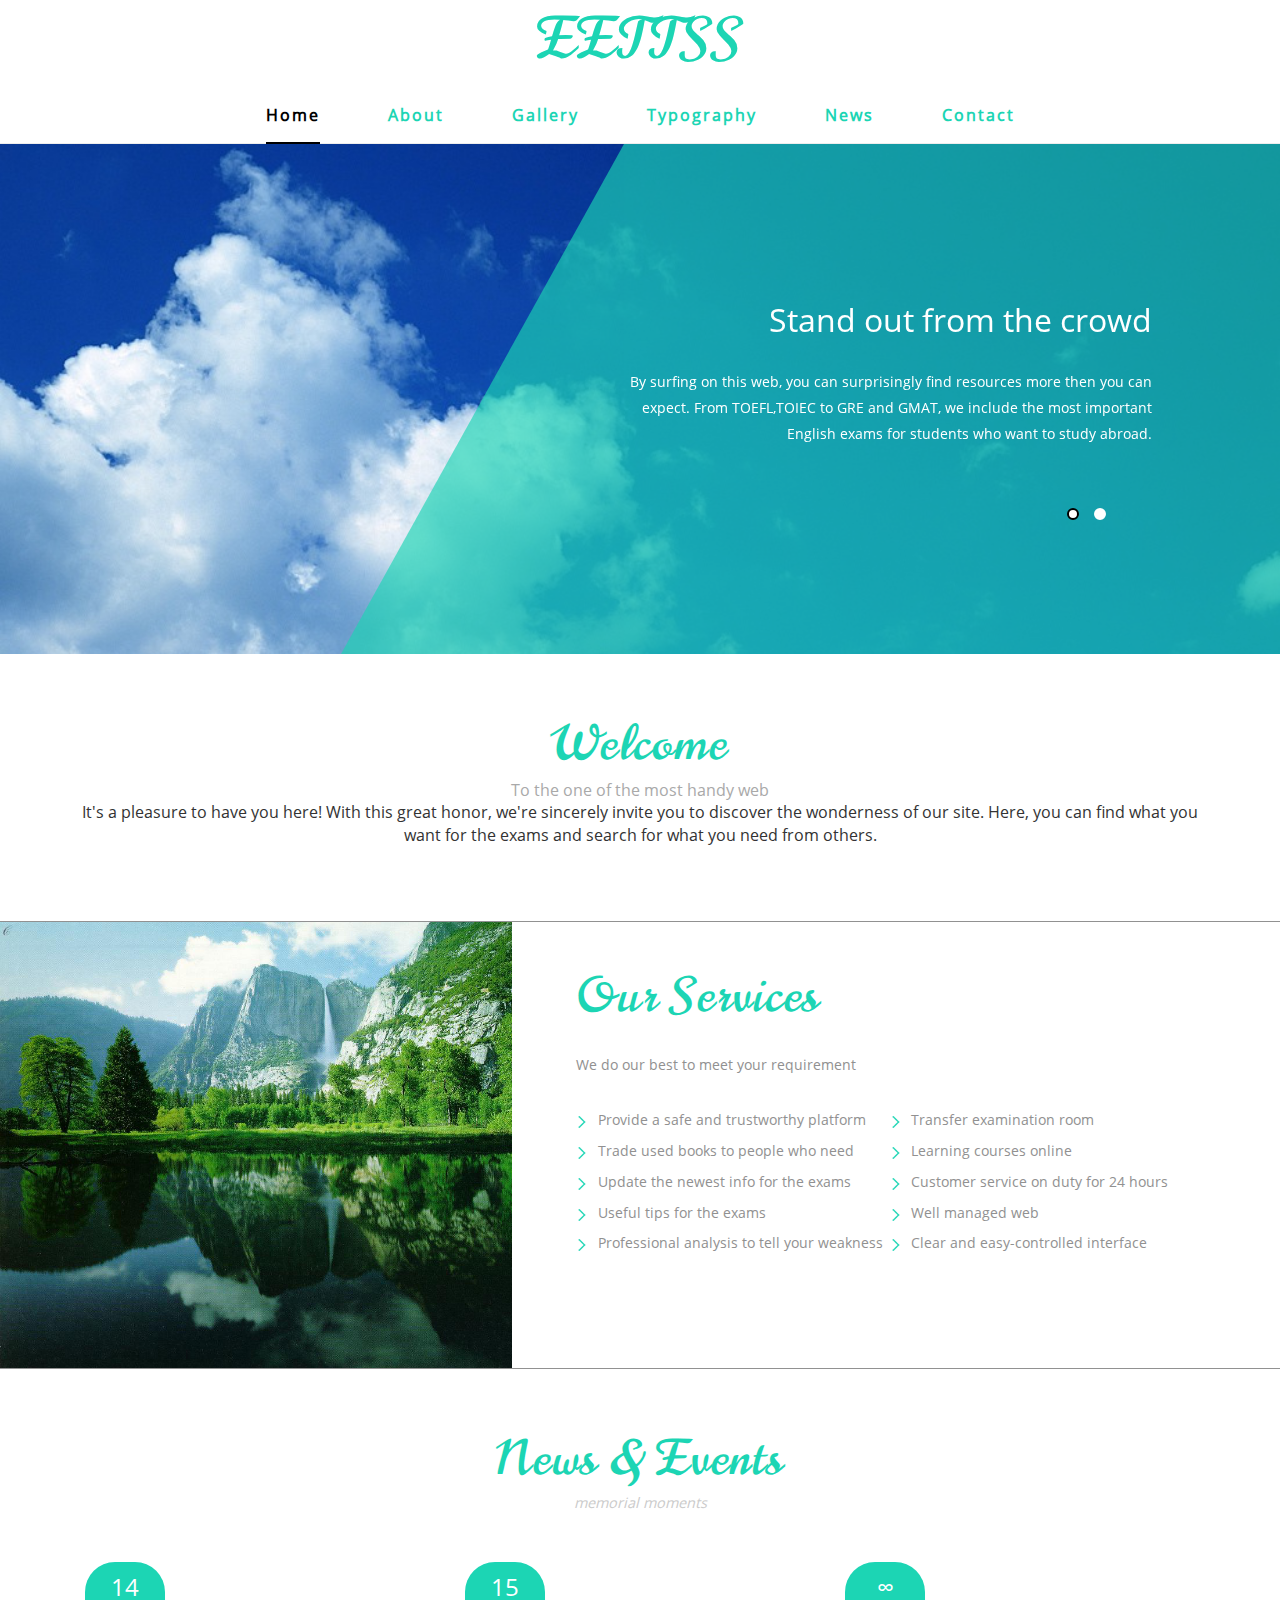
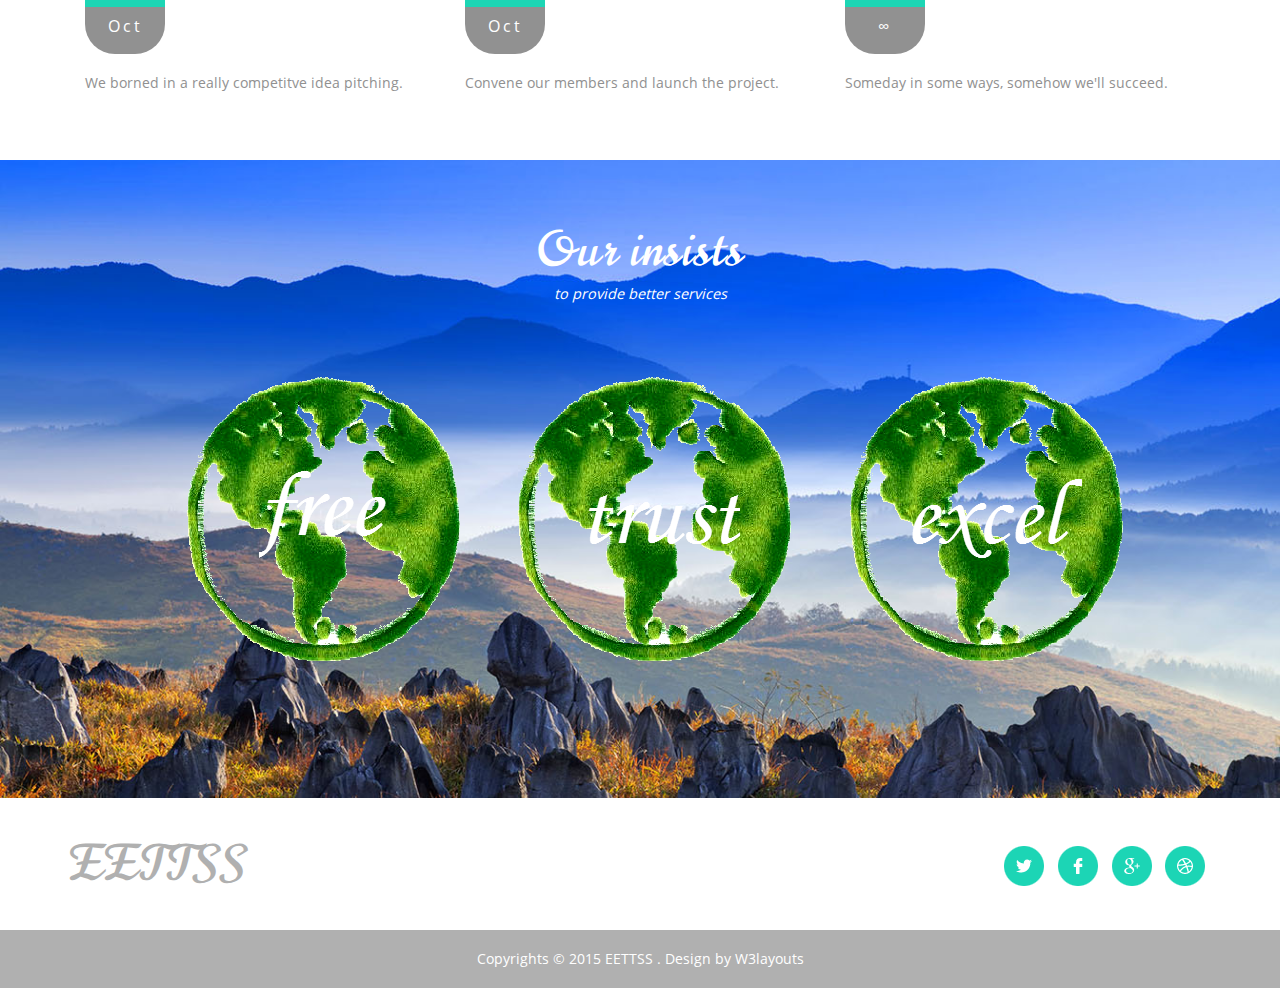
<file: index.html>
<!--A Design by W3layouts
Author: W3layout
Author URL: http://w3layouts.com
License: Creative Commons Attribution 3.0 Unported
License URL: http://creativecommons.org/licenses/by/3.0/
-->
<!DOCTYPE html>
<html>
<head>
<title>Reptiles a Animals and Pets Category Flat Bootstarp responsive Website Template | Home :: w3layouts</title>
<meta name="viewport" content="width=device-width, initial-scale=1">
<meta http-equiv="Content-Type" content="text/html; charset=utf-8" />
<meta name="keywords" content="reptiles Responsive web template, Bootstrap Web Templates, Flat Web Templates, Andriod Compatible web template, 
Smartphone Compatible web template, free webdesigns for Nokia, Samsung, LG, SonyErricsson, Motorola web design" />
<script type="application/x-javascript"> addEventListener("load", function() { setTimeout(hideURLbar, 0); }, false); function hideURLbar(){ window.scrollTo(0,1); } </script>
<!-- bootstarp-css -->
<link href="css/bootstrap.css" rel="stylesheet" type="text/css" media="all" />
<!--// bootstarp-css -->
<!-- css -->
<link rel="stylesheet" href="css/style.css" type="text/css" media="all" />
<!--// css -->
<script src="js/jquery-1.11.1.min.js"></script>
</head>
<body>
	<!-- banner -->
	<div class="banner">
		<div class="logo">
			<a href="index.html">EETTSS</a>
		</div>
		<div class="top-nav">
			<span class="menu">MENU</span>
			<ul class="nav1">
				<li><a href="index.html" class="active">Home</a></li>
				<li><a href="about.html">About</a></li>
				<li><a href="gallery.html">Gallery</a></li>
				<li><a href="typography.html">Typography</a></li>
				<li><a href="#news" class="scroll">News</a></li>
				<li><a href="contact.html">Contact</a></li>
			</ul>
			<!-- script-for-menu -->
				<script>
					 $( "span.menu" ).click(function() {
					$( "ul.nav1" ).slideToggle( 300, function() {
					// Animation complete.
						});
						});
				</script>
			<!-- /script-for-menu -->
		</div>
		<div class="banner-grid">
					<div class="bx-caption">
						<script src="js/responsiveslides.min.js"></script>
					<script>
						// You can also use "$(window).load(function() {"
						$(function () {
						  // Slideshow 4
						  $("#slider3").responsiveSlides({
							auto: true,
							pager: true,
							nav: false,
							speed: 500,
							namespace: "callbacks",
							before: function () {
							  $('.events').append("<li>before event fired.</li>");
							},
							after: function () {
							  $('.events').append("<li>after event fired.</li>");
							}
						  });
					
						});
					</script>
					<div  id="top" class="callbacks_container">
						<ul class="rslides" id="slider3">
							<li>
								<div class="banner-info">
									<h3>Stand out from the crowd</h3>
									<p>By surfing on this web, you can surprisingly find resources more then you can expect. From TOEFL,TOIEC to GRE and GMAT, we include the most important English exams for students who want to study abroad. </p>
								</div>
							</li>
							<li>
								<div class="banner-info">
									<h3>
                                    Why are we so special</h3>
									<p>The founder of this web has once suffered from the sea of these English exams. And sometimes he can't find the exact answer rightaway. So we offer you a platform where you can transfer your examination room to others and to exchange your info and experience.</p>
								</div>
							</li>
						</ul>
					</div>
					</div>
		</div>
	</div>
	<!-- //banner -->
	<!-- welcome -->
	<div class="welcome">
		<!-- container -->
		<div class="container">
			<div class="welcome-info">
				<h3>Welcome</h3>
				<p class="caption">To the one of the most handy web</p>
				<p class="welcome-text"> It's a pleasure to have you here! With this great honor, we're sincerely invite you to discover the wonderness of our site. Here, you can find what you want for the exams and search for what you need from others. </p>
			</div>
		</div>
		<!-- //container -->
	</div>
	<!-- //welcome -->
	<!-- offer -->
	<div class="offer">
		<div class="offer-right welcome-right ">
			
		</div>
		<div class="offer-left">
			<h3>Our Services</h3>
			<p>We do our best to meet your requirement</p>
			<div class="offer-left-list">
				<ul>
					<li><a href="#">Provide a safe and trustworthy platform</a></li>
					<li><a href="#">Trade used books to people who need</a></li>
					<li><a href="#">Update the newest info for the exams</a></li>
					<li><a href="#">Useful tips for the exams</a></li>
					<li><a href="#">Professional analysis to tell your weakness</a></li>
				</ul>
			</div>
			<div class="offer-left-list">
				<ul>
					<li><a href="#">Transfer examination room</a></li>
					<li><a href="#">Learning courses online</a></li>
					<li><a href="#">Customer service on duty for 24 hours</a></li>
					<li><a href="#">Well managed web </a></li>
					<li><a href="#">Clear and easy-controlled interface</a></li>
				</ul>
			</div>
			<div class="clearfix"> </div>
		</div>
		<div class="clearfix"> </div>
	</div>
	<!-- //offer -->
	<!-- news -->
	<div id="news" class="news">
		<!-- container -->
		<div class="container">
			<div class="news-info">
				<h3>News &amp; Events</h3>
				<p>memorial moments</p>
			</div>
			<div class="news-grids">
				<div class="col-md-4 news-grid">
					<div class="date">
						<h5>14</h5>	
						<p>Oct</p>
					</div>
					<div class="date-bottom">
						<p>We borned in a really competitve idea pitching.</p>
					</div>
				</div>
				<div class="col-md-4 news-grid">
					<div class="date">
						<h5>15</h5>	
						<p>Oct</p>
					</div>
					<div class="date-bottom">
						<p>Convene our members and launch the project.</p>
					</div>
				</div>
				<div class="col-md-4 news-grid">
					<div class="date">
						<h5>∞</h5>	
						<p>∞</p>
					</div>
					<div class="date-bottom">
						<p>Someday in some ways, somehow we'll succeed.</p>
					</div>
				</div>
				<div class="clearfix"> </div>
			</div>
		</div>
		<!-- //container -->
	</div>
	<!-- //news -->
	<!-- family -->
	<div class="family">
		<!-- container -->
		<div class="container-below">
			<div class="family-info">
				<h3>Our insists</h3>
				<p>to provide better services</p>
			</div>
			<div class="family-grids">
				<div class="col-md-4 family-grid">
					<img src="images/footer_circle1.png">
					<h4></h4>
				</div>
				<div class="col-md-4 family-grid">
					<img src="images/footer_circle2.png">
					<h4></h4>
				</div>
				<div class="col-md-4 family-grid">
					<img src="images/footer_circle3.png">
					<h4></h4>
				</div>
				<div class="clearfix"> </div>
			</div>
		</div>
		<!-- //container -->
	</div>
	<!-- //family -->
	<!-- footer -->
	<div class="footer">
		<!-- container -->
		<div class="container">
			<div class="footer-top">
				<div class="footer-logo">
                    <a href="index.html">EETTSS</a>
				</div>
				<div class="footer-icons">
					<ul>
						<li><a href="#" class="facebook"> </a></li>
						<li><a href="#" class="facebook twitter"> </a></li>
						<li><a href="#" class="facebook chrome"> </a></li>
						<li><a href="#" class="facebook dribbble"> </a></li>
					</ul>
				</div>
				<div class="clearfix"> </div>
			</div>
		</div>
		<!-- //container -->
		<div class="footer-bottom">
			<!-- container -->
			<div class="container">
				<p>Copyrights © 2015 EETTSS . Design by <a href="http://w3layouts.com/">W3layouts</a></p>
			</div>
		</div>
	</div>
	<!-- //footer -->
</body>	
</html>
</file>
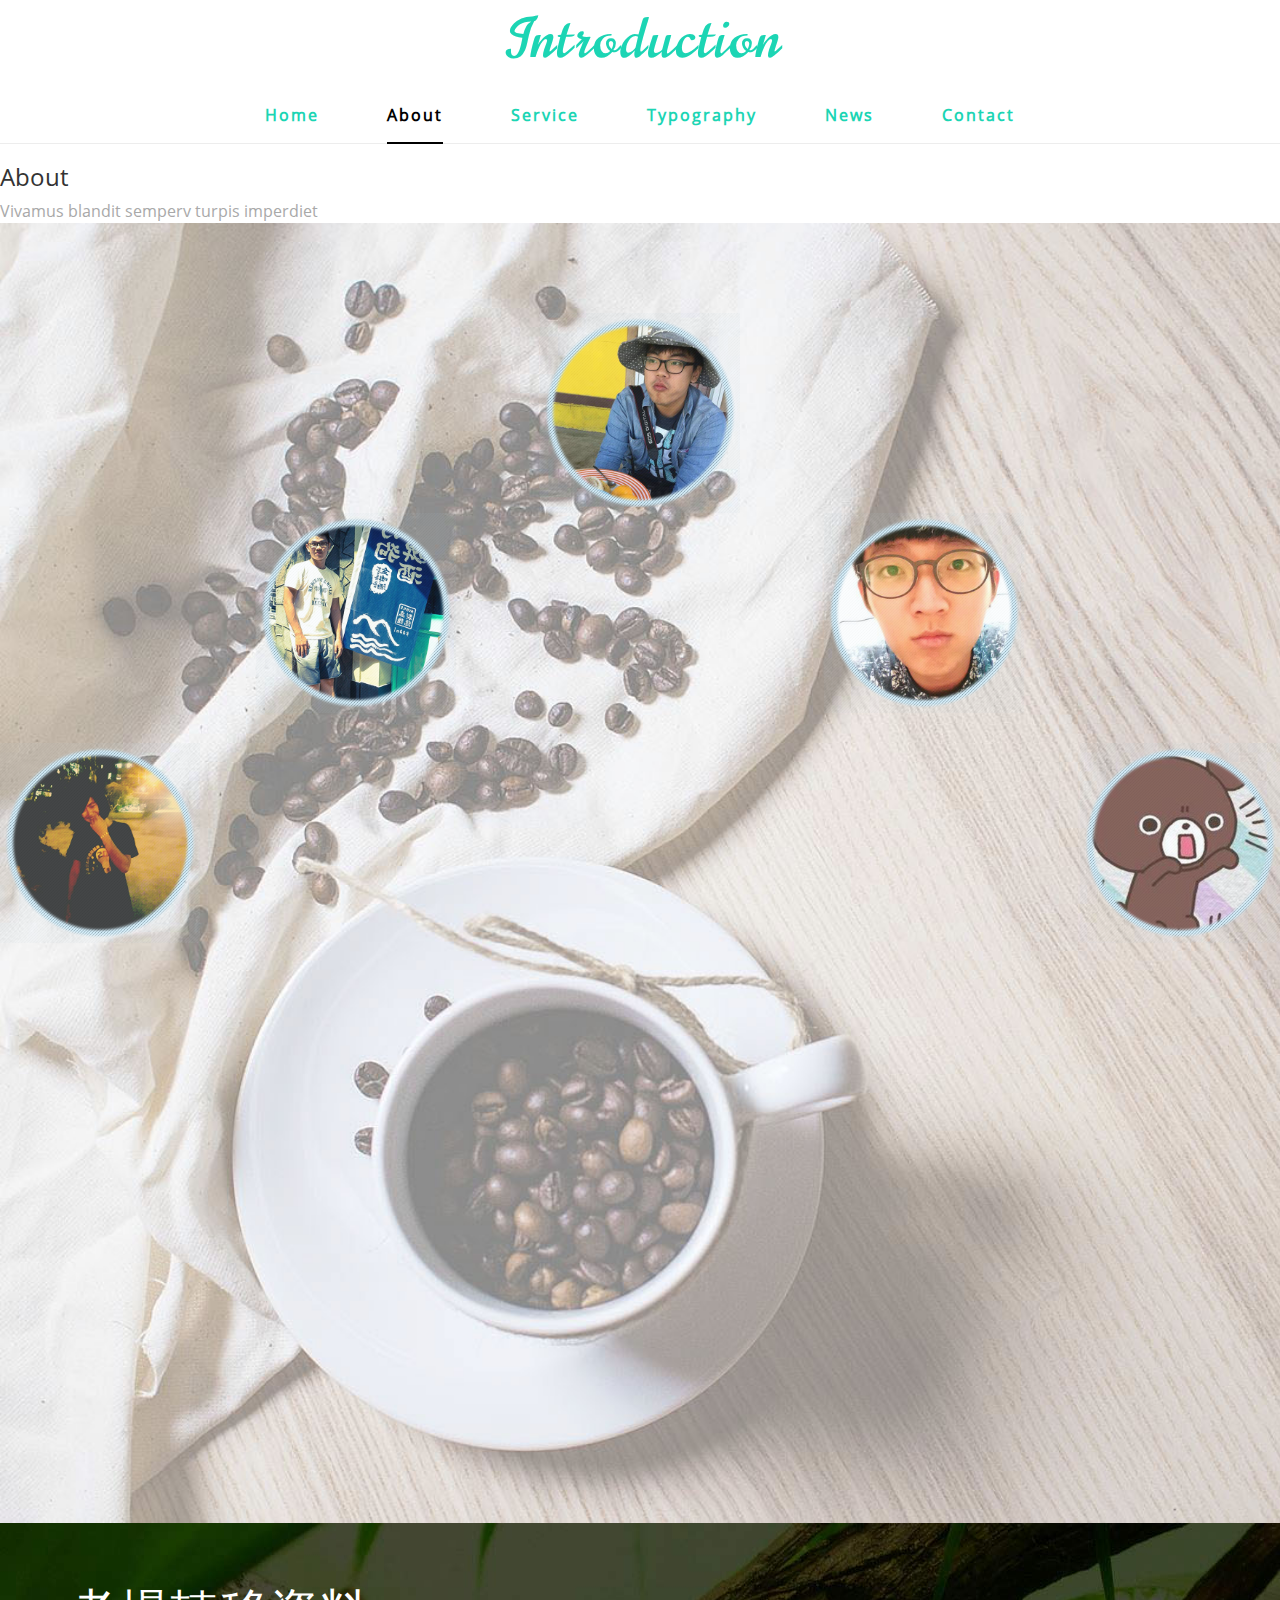
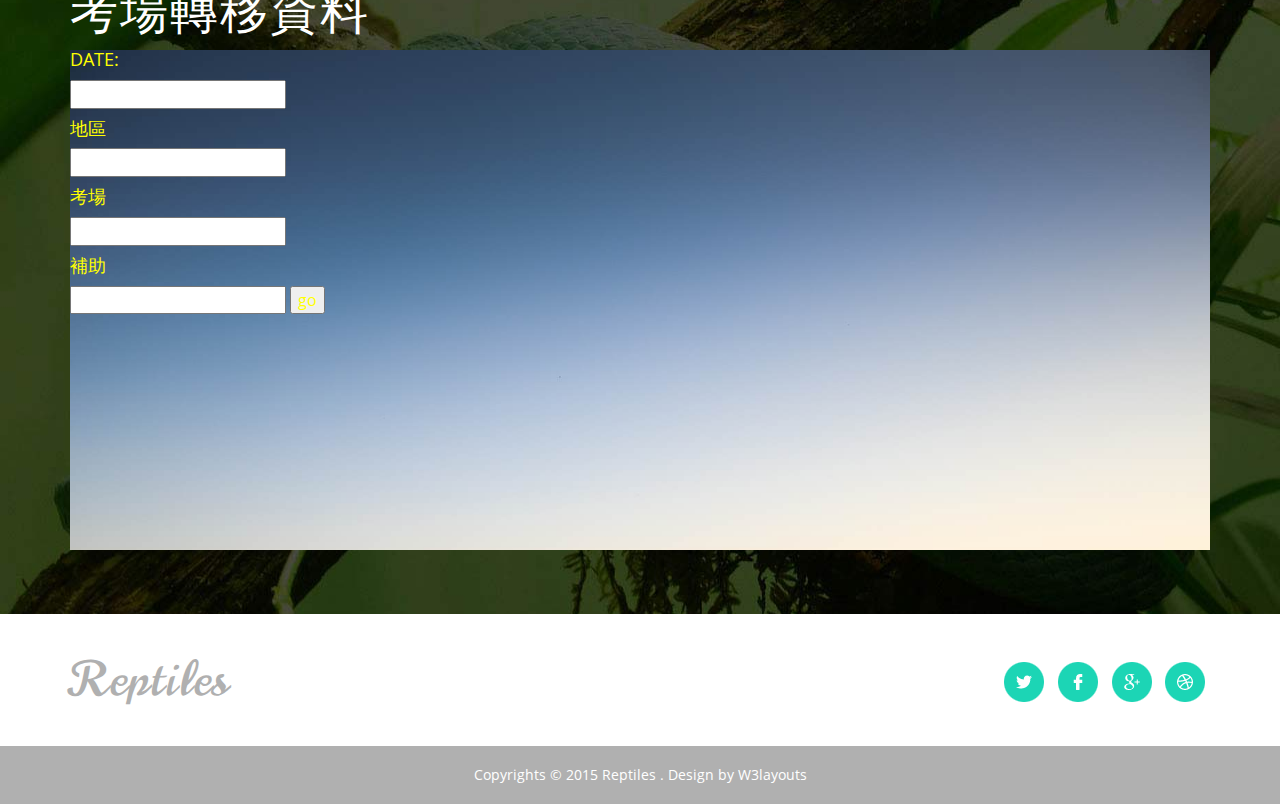
<file: about.html>
<!--A Design by W3layouts
Author: W3layout
Author URL: http://w3layouts.com
License: Creative Commons Attribution 3.0 Unported
License URL: http://creativecommons.org/licenses/by/3.0/
-->
<!DOCTYPE html>
<html>
<head>
<title>Reptiles a Animals and Pets Category Flat Bootstarp responsive Website Template | About :: w3layouts</title>
<meta name="viewport" content="width=device-width, initial-scale=1">
<meta http-equiv="Content-Type" content="text/html; charset=utf-8" />
<meta name="keywords" content="reptiles Responsive web template, Bootstrap Web Templates, Flat Web Templates, Andriod Compatible web template, 
Smartphone Compatible web template, free webdesigns for Nokia, Samsung, LG, SonyErricsson, Motorola web design" />
<script type="application/x-javascript"> addEventListener("load", function() { setTimeout(hideURLbar, 0); }, false); function hideURLbar(){ window.scrollTo(0,1); } </script>
<!-- bootstarp-css -->
<link href="css/bootstrap.css" rel="stylesheet" type="text/css" media="all" />
<!--// bootstarp-css -->
<!-- css -->
<link rel="stylesheet" href="css/style.css" type="text/css" media="all" />
<link rel="stylesheet" href="css/about.css" type="text/css" media="all" />
<!--// css -->

<script src="js/jquery-1.11.1.min.js"></script>
<script src="js/about.js"></script>
</head>
<body>
	<!-- banner -->
	<div class="banner top-banner">
		<div class="logo">
			<a href="index.html">Introduction</a>
		</div>
		<div class="top-nav">
			<span class="menu">MENU</span>
			<ul class="nav1">
				<li><a href="index.html">Home</a></li>
				<li><a href="about.html" class="active">About</a></li>
				<li><a href="gallery.html">Service</a></li>
				<li><a href="typography.html">Typography</a></li>
				<li><a href="index.html">News</a></li>
				<li><a href="contact.html">Contact</a></li>
			</ul>
			<!-- script-for-menu -->
				<script>
					 $( "span.menu" ).click(function() {
					$( "ul.nav1" ).slideToggle( 300, function() {
					// Animation complete.
						});
						});
				</script>
			<!-- /script-for-menu -->
		</div>
	</div>
	<!-- //banner -->
	<!-- about -->
	<div id="main">
		<div class="ab">
			<div class="ab-info">
				<h3>About</h3>
				<p class="caption">Vivamus blandit semperv turpis imperdiet</p>
			</div>
		</div>

		<div class="team">
			<div class="teamtop"></div>
			<div class="member1"></div>
			<div class="line">
				<section class="member2"></section>
				<section class="member3"></section>
			</div>
			<div class="line2">
				<section class="member4"></section>
				<section class="member5"></section>
			</div>

			<div class="intro">
				<div class="per1"><p>丁丁</p></div>
				<div><p class="per2">狄西</p></div>
				<div><p class="per3">拉拉</p></div>
				<div><p class="per4">小波</p></div>
				<div><p class="per5">我是熊</p></div>
			</div>	
		</div>
	</div>
		
	<!-- //about -->
	<!-- about-bottom -->
	<div class="about-bottom">
		<!-- container -->
		<div class="container">

			

			<h3>考場轉移資料</h3>
			<div class="talk">
				<h4>DATE:</h4>
			<input name="id" type="text" />
			<h4>地區</h4>
			<input name="id" type="text" />
			<h4>考場</h4>
			<input name="id" type="text" />
			<h4>補助</h4>
			<input name="id" type="text" />
			<button type="submit">go</button>

				
				</div>
			</div>
				
	</div>
	<!-- //about-team -->
	<!-- footer -->
	<div class="footer">
		<!-- container -->
		<div class="container">
			<div class="footer-top">
				<div class="footer-logo">
					<a href="index.html">Reptiles</a>
				</div>
				<div class="footer-icons">
					<ul>
						<li><a href="#" class="facebook"> </a></li>
						<li><a href="#" class="facebook twitter"> </a></li>
						<li><a href="#" class="facebook chrome"> </a></li>
						<li><a href="#" class="facebook dribbble"> </a></li>
					</ul>
				</div>
				<div class="clearfix"> </div>
			</div>
		</div>
		<!-- //container -->
		<div class="footer-bottom">
			<!-- container -->
			<div class="container">
				<p>Copyrights © 2015 Reptiles . Design by <a href="http://w3layouts.com/">W3layouts</a></p>
			</div>
		</div>
	</div>
	<!-- //footer -->
</body>	
</html>
</file>
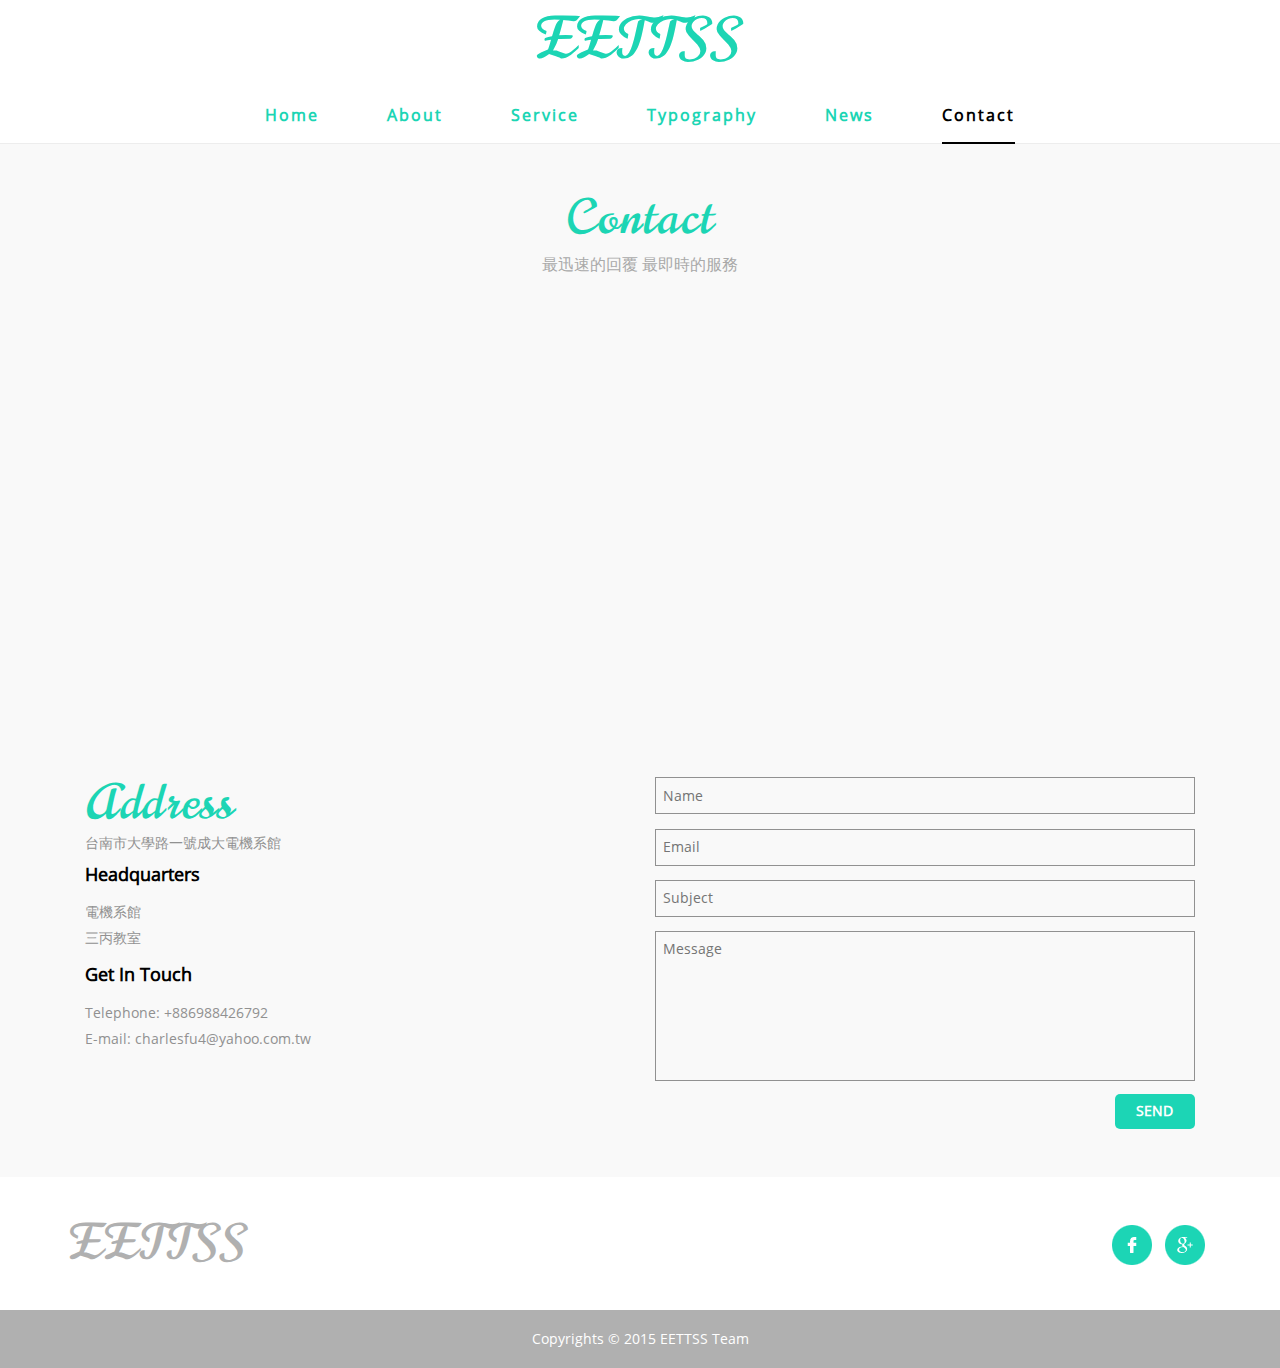
<file: contact.html>
<!--A Design by W3layouts
Author: W3layout
Author URL: http://w3layouts.com
License: Creative Commons Attribution 3.0 Unported
License URL: http://creativecommons.org/licenses/by/3.0/
-->
<!DOCTYPE html>
<html>
<head>
<title>Reptiles a Animals and Pets Category Flat Bootstarp responsive Website Template | Contact :: w3layouts</title>
<meta name="viewport" content="width=device-width, initial-scale=1">
<meta http-equiv="Content-Type" content="text/html; charset=utf-8" />
<meta name="keywords" content="reptiles Responsive web template, Bootstrap Web Templates, Flat Web Templates, Andriod Compatible web template, 
Smartphone Compatible web template, free webdesigns for Nokia, Samsung, LG, SonyErricsson, Motorola web design" />
<script type="application/x-javascript"> addEventListener("load", function() { setTimeout(hideURLbar, 0); }, false); function hideURLbar(){ window.scrollTo(0,1); } </script>
<!-- bootstarp-css -->
<link href="css/bootstrap.css" rel="stylesheet" type="text/css" media="all" />
<!--// bootstarp-css -->
<!-- css -->
<link rel="stylesheet" href="css/style.css" type="text/css" media="all" />
<!--// css -->
<script src="js/jquery-1.11.1.min.js"></script>
</head>
<body>
	
    <!-- banner -->
	<div class="banner top-banner">
		<div class="logo">
			<a href="index.html">EETTSS</a>
		</div>
		<div class="top-nav">
			<span class="menu">MENU</span>
			<ul class="nav1">
				<li><a href="index.html">Home</a></li>
				<li><a href="about.html">About</a></li>
				<li><a href="gallery.html">Service</a></li>
				<li><a href="typography.html">Typography</a></li>
				<li><a href="index.html">News</a></li>
				<li><a href="contact.html" class="active">Contact</a></li>
			</ul>
			<!-- script-for-menu -->
				<script>
					 $( "span.menu" ).click(function() {
					$( "ul.nav1" ).slideToggle( 300, function() {
					// Animation complete.
						});
						});
				</script>
			<!-- /script-for-menu -->
		</div>
	</div>
	<!-- //banner -->
	<!-- contact -->
	<div class="contact-top">
		<!-- container -->
		<div class="container">
			<div class="contact-info">
				<h3>Contact</h3>
				<p class="caption">最迅速的回覆 最即時的服務</p>
			</div>
			<div class="map footer-middle">
				<iframe src="https://www.google.com/maps/embed?pb=!1m18!1m12!1m3!1d772.0974658792048!2d120.22237470760885!3d22.99676290872576!2m3!1f0!2f0!3f0!3m2!1i1024!2i768!4f13.1!3m3!1m2!1s0x0000000000000000%3A0x63cb3370a0095d13!2z5ZyL56uL5oiQ5Yqf5aSn5a24Lembu-apn-W3peeoi-WtuOezuw!5e0!3m2!1szh-TW!2stw!4v1445841639929" frameborder="0" style="border:0" allowfullscreen></iframe>
			</div>
			<div class="mail-grids">
				<div class="col-md-6 mail-grid-left wow fadeInLeft animated" data-wow-delay="0.4s" style="visibility: visible; -webkit-animation-delay: 0.4s;">
					<h3>Address</h3>
					<h5>台南市大學路一號成大電機系館</span></h5>
					<h4>Headquarters</h4>
					<p>電機系館
						<span>三丙教室</span>
						
					</p>
					<h4>Get In Touch</h4>
					<p>Telephone: +886988426792
						<span></span>
						E-mail: <a href="mailto:info@example.com">charlesfu4@yahoo.com.tw</a>
					</p>
				</div>
				<div class="col-md-6 contact-form">
					<form  action="save.php" method=post>
						<input type="text" placeholder="Name" name="name">
						<input type="text" placeholder="Email" name="email">
						<input type="text" placeholder="Subject" name="subject">
						<textarea placeholder="Message" name="message"></textarea>
						<input type="submit" value="SEND">
					</form>
				</div>
				<div class="clearfix"> </div>
			</div>
		</div>
		<!-- //container -->
	</div>
	<!-- //contact -->
	<!-- footer -->
	<div class="footer">
		<!-- container -->
		<div class="container">
			<div class="footer-top">
				<div class="footer-logo">
					<a href="index.html">EETTSS</a>
				</div>
				<div class="footer-icons">
					<ul>
						
						<li><a href="https://www.facebook.com/profile.php?id=1595569514&fref=ts" class="facebook twitter"> </a></li>
						<li><a href="https://plus.google.com/u/0/107881365541056086660/posts" class="facebook chrome"> </a></li>
						 </a></li>
					</ul>
				</div>
				<div class="clearfix"> </div>
			</div>
		</div>
		<!-- //container -->
		<div class="footer-bottom">
			<!-- container -->
			<div class="container">
				<p>Copyrights © 2015 EETTSS<a href="http://luffy.ee.ncku.edu.tw/~elisayhi/ver1/index.html"> Team</a></p>
			</div>
		</div>
	</div>


	<!-- //footer -->
</body>	
</html>
</file>
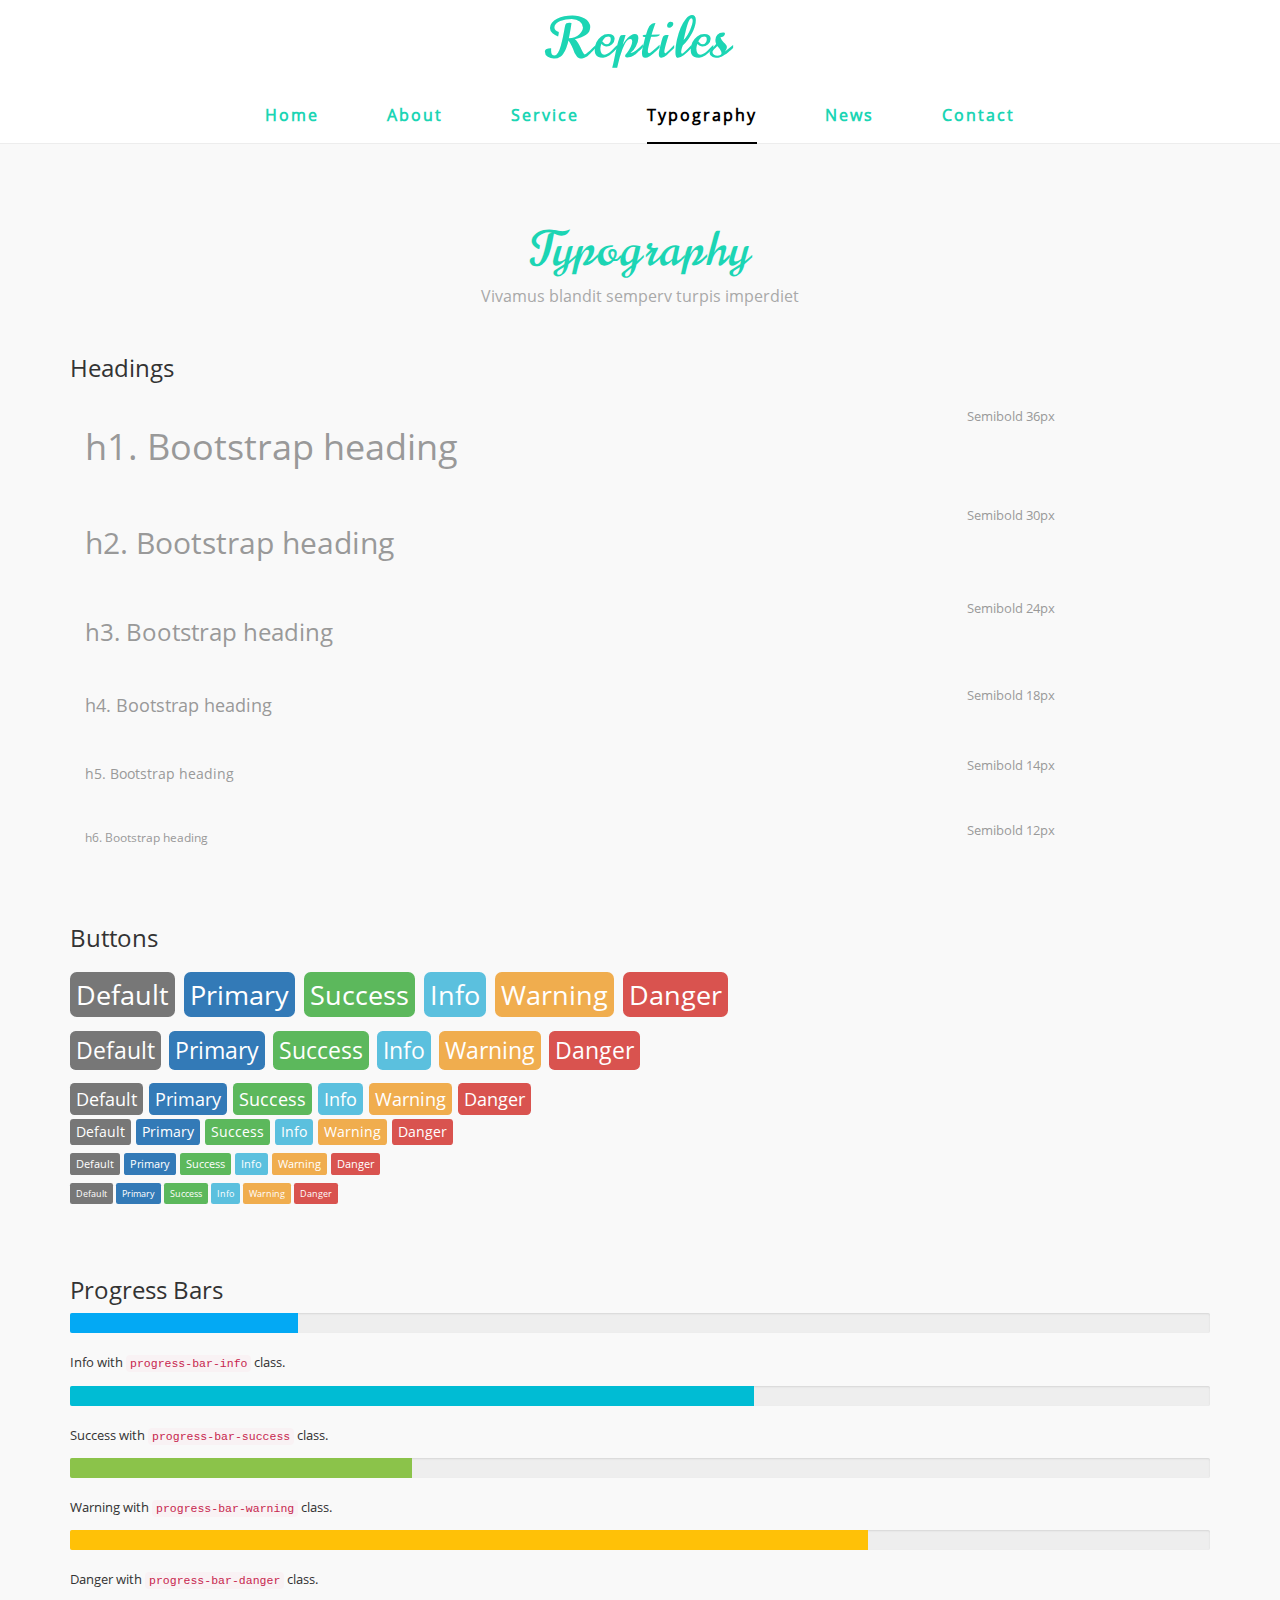
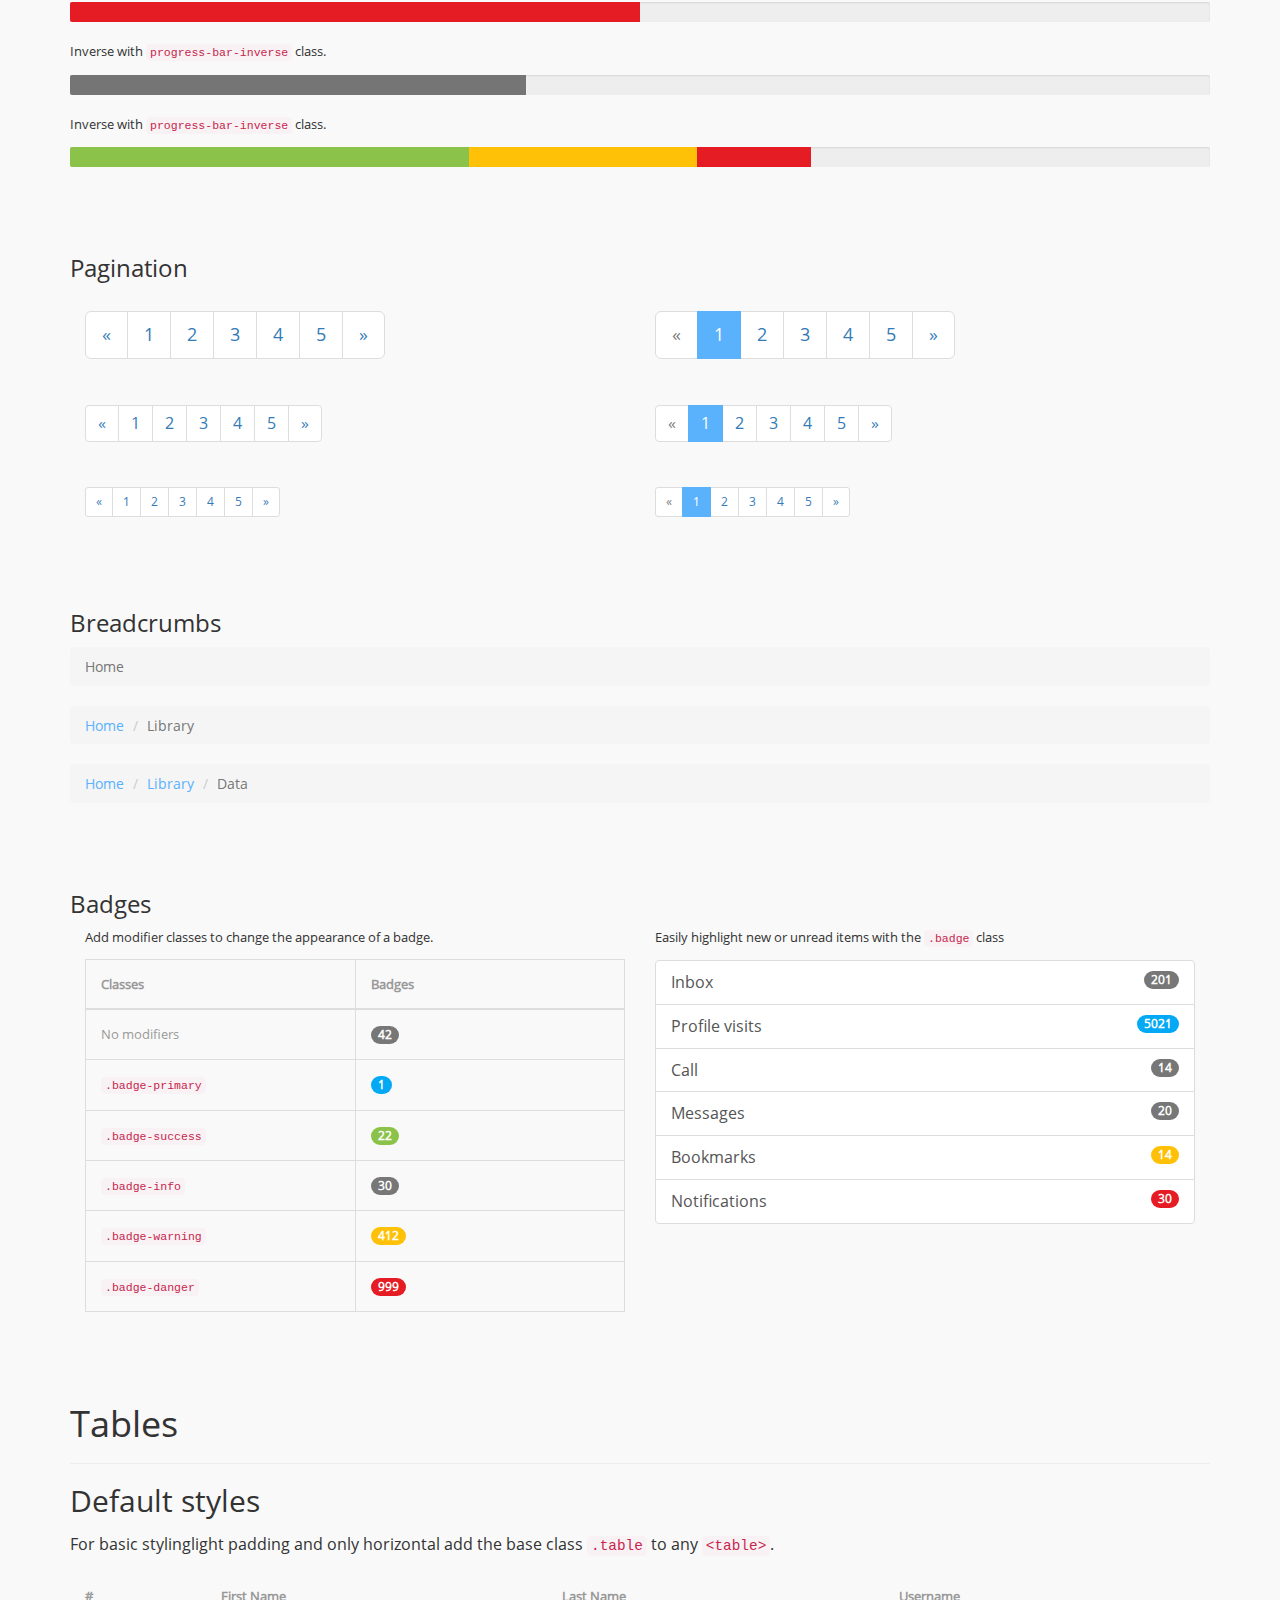
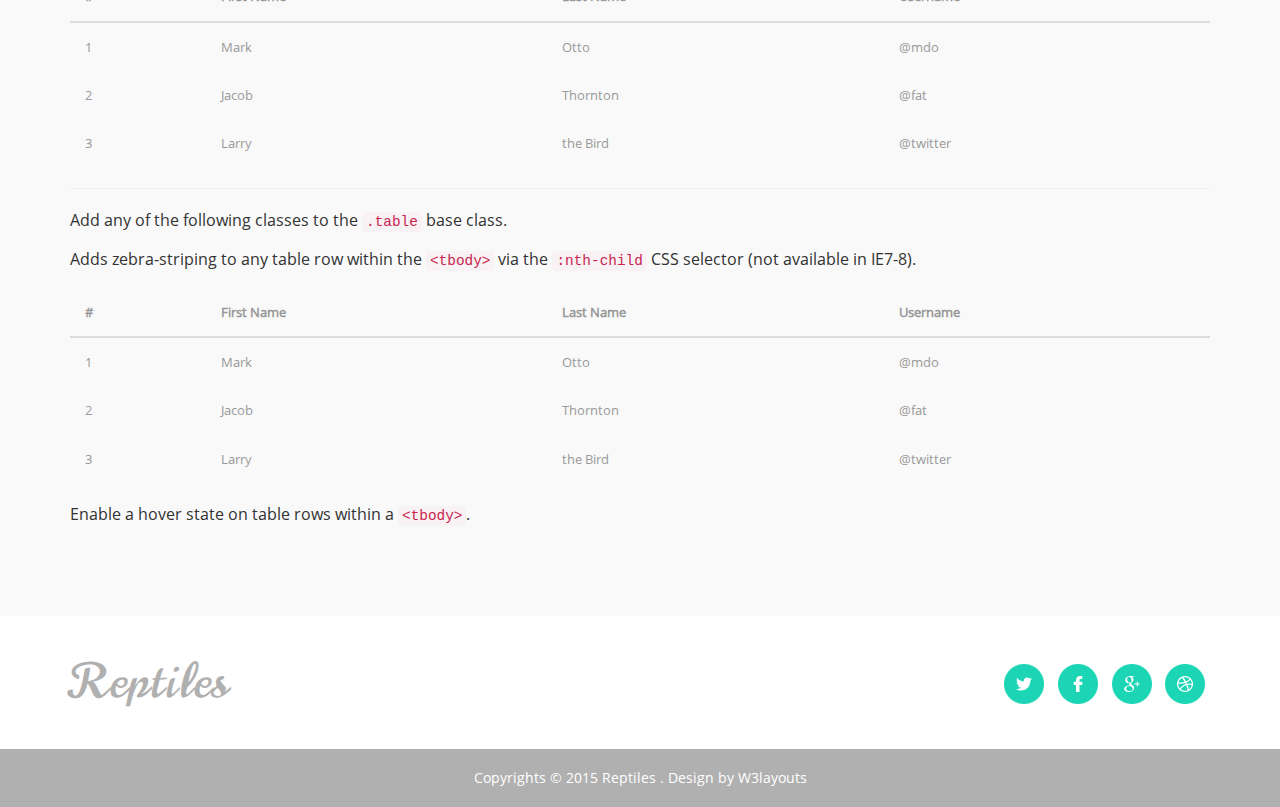
<file: typography.html>
<!--A Design by W3layouts
Author: W3layout
Author URL: http://w3layouts.com
License: Creative Commons Attribution 3.0 Unported
License URL: http://creativecommons.org/licenses/by/3.0/
-->
<!DOCTYPE html>
<html>
<head>
<title>Reptiles a Animals and Pets Category Flat Bootstarp responsive Website Template | Typography :: w3layouts</title>
<meta name="viewport" content="width=device-width, initial-scale=1">
<meta http-equiv="Content-Type" content="text/html; charset=utf-8" />
<meta name="keywords" content="reptiles Responsive web template, Bootstrap Web Templates, Flat Web Templates, Andriod Compatible web template, 
Smartphone Compatible web template, free webdesigns for Nokia, Samsung, LG, SonyErricsson, Motorola web design" />
<script type="application/x-javascript"> addEventListener("load", function() { setTimeout(hideURLbar, 0); }, false); function hideURLbar(){ window.scrollTo(0,1); } </script>
<!-- bootstarp-css -->
<link href="css/bootstrap.css" rel="stylesheet" type="text/css" media="all" />
<!--// bootstarp-css -->
<!-- css -->
<link rel="stylesheet" href="css/style.css" type="text/css" media="all" />
<!--// css -->
<script src="js/jquery-1.11.1.min.js"></script>
</head>
<body>
	<!-- banner -->
	<div class="banner top-banner">
		<div class="logo">
			<a href="index.html">Reptiles</a>
		</div>
		<div class="top-nav">
			<span class="menu">MENU</span>
			<ul class="nav1">
				<li><a href="index.html">Home</a></li>
				<li><a href="about.html">About</a></li>
				<li><a href="gallery.html">Service</a></li>
				<li><a href="typography.html" class="active">Typography</a></li>
				<li><a href="index.html">News</a></li>
				<li><a href="contact.html">Contact</a></li>
			</ul>
			<!-- script-for-menu -->
				<script>
					 $( "span.menu" ).click(function() {
					$( "ul.nav1" ).slideToggle( 300, function() {
					// Animation complete.
						});
						});
				</script>
			<!-- /script-for-menu -->
		</div>
	</div>
	<!-- //banner -->
	<!-- typography -->
	<div class="typography">
	 <div class="container">
		<div class="typography-info">
			<h3 class="type">Typography</h3>
			<p class="caption">Vivamus blandit semperv turpis imperdiet</p>
		</div>
		 <div class="grid_3 grid_44">
		     <h3>Headings</h3>
		     <div class="bs-example">
				 <table class="table">
				  <tbody>
					<tr>
					  <td><h1 id="h1.-bootstrap-heading">h1. Bootstrap heading<a class="anchorjs-link" href="#h1.-bootstrap-heading"><span class="anchorjs-icon"></span></a></h1></td>
					  <td class="type-info">Semibold 36px</td>
					</tr>
					<tr>
					  <td><h2 id="h2.-bootstrap-heading">h2. Bootstrap heading<a class="anchorjs-link" href="#h2.-bootstrap-heading"><span class="anchorjs-icon"></span></a></h2></td>
					  <td class="type-info">Semibold 30px</td>
					</tr>
					<tr>
					  <td><h3 id="h3.-bootstrap-heading">h3. Bootstrap heading<a class="anchorjs-link" href="#h3.-bootstrap-heading"><span class="anchorjs-icon"></span></a></h3></td>
					  <td class="type-info">Semibold 24px</td>
					</tr>
					<tr>
					  <td><h4 id="h4.-bootstrap-heading">h4. Bootstrap heading<a class="anchorjs-link" href="#h4.-bootstrap-heading"><span class="anchorjs-icon"></span></a></h4></td>
					  <td class="type-info">Semibold 18px</td>
					</tr>
					<tr>
					  <td><h5 id="h5.-bootstrap-heading">h5. Bootstrap heading<a class="anchorjs-link" href="#h5.-bootstrap-heading"><span class="anchorjs-icon"></span></a></h5></td>
					  <td class="type-info">Semibold 14px</td>
					</tr>
					<tr>
					  <td><h6>h6. Bootstrap heading</h6></td>
					  <td class="type-info">Semibold 12px</td>
					</tr>
				  </tbody>
				 </table>
			 </div>
	      </div>
		   <div class="grid_3 grid_5">
			<h3>Buttons</h3>
			  <h1 class="btns">
				<a href="#"><span class="label label-default">Default</span></a>
				<a href="#"><span class="label label-primary">Primary</span></a>
				<a href="#"><span class="label label-success">Success</span></a>
				<a href="#"><span class="label label-info">Info</span></a>
				<a href="#"><span class="label label-warning">Warning</span></a>
				<a href="#"><span class="label label-danger">Danger</span></a>
			  </h1>
			  <h2 class="btns">
				<a href="#"><span class="label label-default">Default</span></a>
				<a href="#"><span class="label label-primary">Primary</span></a>
				<a href="#"><span class="label label-success">Success</span></a>
				<a href="#"><span class="label label-info">Info</span></a>
				<a href="#"><span class="label label-warning">Warning</span></a>
				<a href="#"><span class="label label-danger">Danger</span></a>
			  </h2>
			  <h3>
				<a href="#"><span class="label label-default">Default</span></a>
				<a href="#"><span class="label label-primary">Primary</span></a>
				<a href="#"><span class="label label-success">Success</span></a>
				<a href="#"><span class="label label-info">Info</span></a>
				<a href="#"><span class="label label-warning">Warning</span></a>
				<a href="#"><span class="label label-danger">Danger</span></a>
			  </h3>
			  <h4 class="typ1">
				<a href="#"><span class="label label-default">Default</span></a>
				<a href="#"><span class="label label-primary">Primary</span></a>
				<a href="#"><span class="label label-success">Success</span></a>
				<a href="#"><span class="label label-info">Info</span></a>
				<a href="#"><span class="label label-warning">Warning</span></a>
				<a href="#"><span class="label label-danger">Danger</span></a>
			  </h4>
			  <h5 class="typ1">
				<a href="#"><span class="label label-default">Default</span></a>
				<a href="#"><span class="label label-primary">Primary</span></a>
				<a href="#"><span class="label label-success">Success</span></a>
				<a href="#"><span class="label label-info">Info</span></a>
				<a href="#"><span class="label label-warning">Warning</span></a>
				<a href="#"><span class="label label-danger">Danger</span></a>
			  </h5>
			  <h6 class="typ1">
				<a href="#"><span class="label label-default">Default</span></a>
				<a href="#"><span class="label label-primary">Primary</span></a>
				<a href="#"><span class="label label-success">Success</span></a>
				<a href="#"><span class="label label-info">Info</span></a>
				<a href="#"><span class="label label-warning">Warning</span></a>
				<a href="#"><span class="label label-danger">Danger</span></a>
			  </h6>
	      </div>
			
		  <div class="grid_3 grid_5">
			 <h3>Progress Bars</h3>
			  <div class="tab-content">
				 <div class="tab-pane active" id="domprogress">
					 <div class="progress">    
					      <div class="progress-bar progress-bar-primary" style="width: 20%"></div>
					 </div>
					 <p>Info with <code>progress-bar-info</code> class.</p>
					 <div class="progress">    
						 <div class="progress-bar progress-bar-info" style="width: 60%"></div>
					 </div>
					 <p>Success with <code>progress-bar-success</code> class.</p>
					 <div class="progress">
						 <div class="progress-bar progress-bar-success" style="width: 30%"></div>
					 </div>
					 <p>Warning with <code>progress-bar-warning</code> class.</p>
					 <div class="progress">
						 <div class="progress-bar progress-bar-warning" style="width: 70%"></div>
					 </div>
					 <p>Danger with <code>progress-bar-danger</code> class.</p>
					 <div class="progress">
						 <div class="progress-bar progress-bar-danger" style="width: 50%"></div>
					 </div>
					 <p>Inverse with <code>progress-bar-inverse</code> class.</p>
					 <div class="progress">
						 <div class="progress-bar progress-bar-inverse" style="width: 40%"></div>
					 </div>
					 <p>Inverse with <code>progress-bar-inverse</code> class.</p>
					 <div class="progress">
						 <div class="progress-bar progress-bar-success" style="width: 35%"><span class="sr-only">35% Complete (success)</span></div>
						 <div class="progress-bar progress-bar-warning" style="width: 20%"><span class="sr-only">20% Complete (warning)</span></div>
						 <div class="progress-bar progress-bar-danger" style="width: 10%"><span class="sr-only">10% Complete (danger)</span></div>
					 </div>
				   </div>
			   </div>
		   </div>
		   
		   <div class="grid_3 grid_5">
			 <h3>Pagination</h3>
			 <div class="col-md-6">
				  <nav>
				  <ul class="pagination pagination-lg">
					<li><a href="#" aria-label="Previous"><span aria-hidden="true">«</span></a></li>
					<li><a href="#">1</a></li>
					<li><a href="#">2</a></li>
					<li><a href="#">3</a></li>
					<li><a href="#">4</a></li>
					<li><a href="#">5</a></li>
					<li><a href="#" aria-label="Next"><span aria-hidden="true">»</span></a></li>
				  </ul>
				  </nav>
				  <nav>
				  <ul class="pagination">
					<li><a href="#" aria-label="Previous"><span aria-hidden="true">«</span></a></li>
					<li><a href="#">1</a></li>
					<li><a href="#">2</a></li>
					<li><a href="#">3</a></li>
					<li><a href="#">4</a></li>
					<li><a href="#">5</a></li>
					<li><a href="#" aria-label="Next"><span aria-hidden="true">»</span></a></li>
				  </ul>
				 </nav>
				 <nav>
				   <ul class="pagination pagination-sm">
					<li><a href="#" aria-label="Previous"><span aria-hidden="true">«</span></a></li>
					<li><a href="#">1</a></li>
					<li><a href="#">2</a></li>
					<li><a href="#">3</a></li>
					<li><a href="#">4</a></li>
					<li><a href="#">5</a></li>
					<li><a href="#" aria-label="Next"><span aria-hidden="true">»</span></a></li>
				  </ul>
				 </nav>				 
			 </div>
			 <div class="col-md-6">
					<ul class="pagination pagination-lg">
									<li class="disabled"><a href="#"><span aria-hidden="true">«</span></a></li>
									<li class="active"><a href="#">1</a></li>
									<li><a href="#">2</a></li>
									<li><a href="#">3</a></li>
									<li><a href="#">4</a></li>
									<li><a href="#">5</a></li>
									<li><a href="#" aria-label="Next"><span aria-hidden="true">»</span></a></li>
								</ul>
				<nav>
				  <ul class="pagination">
					<li class="disabled"><a href="#" aria-label="Previous"><span aria-hidden="true">«</span></a></li>
					<li class="active"><a href="#">1 <span class="sr-only">(current)</span></a></li>
					<li><a href="#">2</a></li>
					<li><a href="#">3</a></li>
					<li><a href="#">4</a></li>
					<li><a href="#">5</a></li>
					<li><a href="#" aria-label="Next"><span aria-hidden="true">»</span></a></li>
				 </ul>
			   </nav>
				 <ul class="pagination pagination-sm">
					<li class="disabled"><a href="#"><span aria-hidden="true">«</span></a></li>
					<li class="active"><a href="#">1</a></li>
					<li><a href="#">2</a></li>
					<li><a href="#">3</a></li>
					<li><a href="#">4</a></li>
					<li><a href="#">5</a></li>
					<li><a href="#" aria-label="Next"><span aria-hidden="true">»</span></a></li>
				</ul>
				</div>
			   <div class="clearfix"> </div>
		 </div>
		 <div class="grid_3 grid_5">
			 <h3>Breadcrumbs</h3>
			   <ol class="breadcrumb">
			  <li class="active">Home</li>
			</ol>
			<ol class="breadcrumb">
			  <li><a href="#">Home</a></li>
			  <li class="active">Library</li>
			</ol>
			<ol class="breadcrumb">
			  <li><a href="#">Home</a></li>
			  <li><a href="#">Library</a></li>
			  <li class="active">Data</li>
			</ol>
		 </div>
	   <div class="grid_3 grid_5">
			 <h3>Badges</h3>
				<div class="col-md-6">
					<p>Add modifier classes to change the appearance of a badge.</p>
					  <table class="table table-bordered">
						<thead>
							<tr>
								<th width="50%">Classes</th>
								<th width="50%">Badges</th>
							</tr>
						</thead>
						<tbody>
							<tr>
								<td>No modifiers</td>
								<td><span class="badge">42</span></td>
							</tr>
							<tr>
								<td><code>.badge-primary</code></td>
								<td><span class="badge badge-primary">1</span></td>
							</tr>
							<tr>
								<td><code>.badge-success</code></td>
								<td><span class="badge badge-success">22</span></td>
							</tr>
							<tr>
								<td><code>.badge-info</code></td>
								<td><span class="badge badge-info">30</span></td>
							</tr>
							<tr>
								<td><code>.badge-warning</code></td>
								<td><span class="badge badge-warning">412</span></td>
							</tr>
							<tr>
								<td><code>.badge-danger</code></td>
								<td><span class="badge badge-danger">999</span></td>
							</tr>
						</tbody>
					  </table>                    
				</div>
				<div class="col-md-6">
				  <p>Easily highlight new or unread items with the <code>.badge</code> class</p>
					<div class="list-group list-group-alternate"> 
						<a href="#" class="list-group-item"><span class="badge">201</span> <i class="ti ti-email"></i> Inbox </a> 
						<a href="#" class="list-group-item"><span class="badge badge-primary">5021</span> <i class="ti ti-eye"></i> Profile visits </a> 
						<a href="#" class="list-group-item"><span class="badge">14</span> <i class="ti ti-headphone-alt"></i> Call </a> 
						<a href="#" class="list-group-item"><span class="badge">20</span> <i class="ti ti-comments"></i> Messages </a> 
						<a href="#" class="list-group-item"><span class="badge badge-warning">14</span> <i class="ti ti-bookmark"></i> Bookmarks </a> 
						<a href="#" class="list-group-item"><span class="badge badge-danger">30</span> <i class="ti ti-bell"></i> Notifications </a> 
					</div>
			   </div>
			   <div class="clearfix"> </div>
			 </div>
			 		  <section id="tables">
          <div class="page-header">
            <h1>Tables</h1>
          </div>

          <h2>Default styles</h2>
          <p>For basic stylinglight padding and only horizontal add the base class <code>.table</code> to any <code>&lt;table&gt;</code>.</p>
          <div class="bs-docs-example">
            <table class="table">
              <thead>
                <tr>
                  <th>#</th>
                  <th>First Name</th>
                  <th>Last Name</th>
                  <th>Username</th>
                </tr>
              </thead>
              <tbody>
                <tr>
                  <td>1</td>
                  <td>Mark</td>
                  <td>Otto</td>
                  <td>@mdo</td>
                </tr>
                <tr>
                  <td>2</td>
                  <td>Jacob</td>
                  <td>Thornton</td>
                  <td>@fat</td>
                </tr>
                <tr>
                  <td>3</td>
                  <td>Larry</td>
                  <td>the Bird</td>
                  <td>@twitter</td>
                </tr>
              </tbody>
            </table>
          </div>
		<hr class="bs-docs-separator">
          <p>Add any of the following classes to the <code>.table</code> base class.</p>
          <p>Adds zebra-striping to any table row within the <code>&lt;tbody&gt;</code> via the <code>:nth-child</code> CSS selector (not available in IE7-8).</p>
          <div class="bs-docs-example">
            <table class="table table-striped">
              <thead>
                <tr>
                  <th>#</th>
                  <th>First Name</th>
                  <th>Last Name</th>
                  <th>Username</th>
                </tr>
              </thead>
              <tbody>
                <tr>
                  <td>1</td>
                  <td>Mark</td>
                  <td>Otto</td>
                  <td>@mdo</td>
                </tr>
                <tr>
                  <td>2</td>
                  <td>Jacob</td>
                  <td>Thornton</td>
                  <td>@fat</td>
                </tr>
                <tr>
                  <td>3</td>
                  <td>Larry</td>
                  <td>the Bird</td>
                  <td>@twitter</td>
                </tr>
              </tbody>
            </table>
          </div>
          <p>Enable a hover state on table rows within a <code>&lt;tbody&gt;</code>.</p>
		</section></div>
	</div>
	<!-- //typography -->
	<!-- footer -->
	<div class="footer">
		<!-- container -->
		<div class="container">
			<div class="footer-top">
				<div class="footer-logo">
					<a href="index.html">Reptiles</a>
				</div>
				<div class="footer-icons">
					<ul>
						<li><a href="#" class="facebook"> </a></li>
						<li><a href="#" class="facebook twitter"> </a></li>
						<li><a href="#" class="facebook chrome"> </a></li>
						<li><a href="#" class="facebook dribbble"> </a></li>
					</ul>
				</div>
				<div class="clearfix"> </div>
			</div>
		</div>
		<!-- //container -->
		<div class="footer-bottom">
			<!-- container -->
			<div class="container">
				<p>Copyrights © 2015 Reptiles . Design by <a href="http://w3layouts.com/">W3layouts</a></p>
			</div>
		</div>
	</div>
	<!-- //footer -->
</body>	
</html>
</file>
<file: css/style.css>
/*--A Design by W3layouts 
Author: W3layout
Author URL: http://w3layouts.com
License: Creative Commons Attribution 3.0 Unported
License URL: http://creativecommons.org/licenses/by/3.0/
--*/
body a {
  transition: 0.5s all;
  -webkit-transition: 0.5s all;
  -o-transition: 0.5s all;
  -moz-transition: 0.5s all;
  -ms-transition: 0.5s all;
}
html, body{
	font-family: 'OpenSans-Regular';
	font-size: 100%;
	background: #ffffff;
}
@font-face {
   font-family: 'OpenSans-Regular';
   src: url(../fonts/OpenSans-Regular.ttf)format('truetype');
}
@font-face {
   font-family: 'Norican-Regular';
   src: url(../fonts/Norican-Regular.ttf)format('truetype');
}
.banner{
  background: url(../images/image_banner.jpg) no-repeat 0px 0px;
  background-size: cover;
}
.top-banner{
	padding:0;
}
.logo{
  padding: 0em 0 0 0;
  text-align: center;
  background: #FFF;
}
.logo a{
  color: #1CD5B4;
  font-size: 3.5em;
  text-decoration: none;
  font-family: 'Norican-Regular';
  letter-spacing: 2px;
}
.top-nav {
  text-align: center;
  padding: 1.5em 0 1em 0;
  border-bottom: ridge 1px rgba(189, 189, 189, 0.27);
  background: #FFF;
}
.top-nav ul {
  padding: 0;
  margin: 0;
}
.top-nav ul li {
  display: inline-block;
  margin: 0 2em;
}
.top-nav ul li a.active {
  border-bottom: solid 2px #000000;
  color: #000000;
}
.top-nav ul li a {
  color: #1CD5B4;
  font-size: 1em;
  letter-spacing: 2px;
  margin: 0;
  font-weight: 600;
  text-decoration: none;
  padding: 0 0 1em 0;
}
.top-nav ul li a:hover{
  border-bottom: solid 2px #000000;
  color: #000000;
}
.banner-grid{
  margin: 0 0 0 65em;
}
.banner-info {
  margin: 13em 8em 0 0;
  text-align: right;
}
.banner-info h3{
  color: #FFF;
  font-size: 2em;
  margin: 0 0 1em 0;
}
.banner-info p{
  font-size: .9em;
  margin: 0;
  color: #FFF;
  line-height: 1.8em;
}
.bx-caption {
  bottom: 0;
  background: rgba(28, 213, 180, 0.66);
  padding: 30px 0;
  text-align: left;
  right: 0;
  height: 670px;
  position: relative;
}
.bx-caption:before {
  content: '';
  width: 0;
  height: 0;
  border-style: solid;
  border-width: 670px 535px 0px 0;
  border-color: transparent rgba(28, 213, 180, 0.82) transparent transparent;
  position: absolute;
  left: -535px;
  top: 0;
  opacity: .8;
}
.bx-caption span {
  color: #fff;
  width: 380px;
  font-family: 'Righteous', sans-serif;
  font-size: 78px;
  line-height: 69px;
  font-weight: 400;
  top: 79px;
  right: 400px;
  position: absolute;
  text-align: right;
}




/*------------------ Slider Part starts Here----------*/
#slider2,
#slider3 {
  box-shadow: none;
  -moz-box-shadow: none;
  -webkit-box-shadow: none;
  margin: 0 auto;
}
.rslides_tabs {
  list-style: none;
  padding: 0;
  background: rgba(0,0,0,.25);
  box-shadow: 0 0 1px rgba(255,255,255,.3), inset 0 0 5px rgba(0,0,0,1.0);
  -moz-box-shadow: 0 0 1px rgba(255,255,255,.3), inset 0 0 5px rgba(0,0,0,1.0);
  -webkit-box-shadow: 0 0 1px rgba(255,255,255,.3), inset 0 0 5px rgba(0,0,0,1.0);
  font-size: 18px;
  list-style: none;
  margin: 0 auto 50px;
  max-width: 540px;
  padding: 10px 0;
  text-align: center;
  width: 100%;
}
.rslides_tabs li {
  display: inline;
  float: none;
  margin-right: 1px;
}
.rslides_tabs a {
  width: auto;
  line-height: 20px;
  padding: 9px 20px;
  height: auto;
  background: transparent;
  display: inline;
}
.rslides_tabs li:first-child {
  margin-left: 0;
}
.rslides_tabs .rslides_here a {
  background: rgba(255,255,255,.1);
  color: #fff;
  font-weight: bold;
}
.events {
  list-style: none;
}
.callbacks_container {
  position: relative;
  width: 100%;
}
.callbacks {
  position: relative;
  list-style: none;
  overflow: hidden;
  width: 100%;
  padding: 0;
  margin: 0;
}
.callbacks li {
  position: absolute;
  width: 100%;
  left: 0;
  top: 0;
}
.callbacks img {
  position: relative;
  z-index: 1;
  height: auto;
  border: 0;
}
.callbacks .caption {
	display: block;
	position: absolute;
	z-index: 2;
	font-size: 20px;
	text-shadow: none;
	color: #fff;
	left: 0;
	right: 0;
	padding: 10px 20px;
	margin: 0;
	max-width: none;
	top: 10%;
	text-align: center;
}
.callbacks_nav {
position: absolute;
  -webkit-tap-highlight-color: rgba(0,0,0,0);
  top: 100%;
  left: 0;
  opacity: 0.7;
  z-index: 3;
  text-indent: -9999px;
  overflow: hidden;
  text-decoration: none;
  height: 16px;
  width: 15px;
  background: transparent url("../images/themes.png") no-repeat left top;
  margin-top: 0;
}
.callbacks_nav:active {
  opacity: 1.0;
}
.callbacks_nav.next {
  left: 7%;
  background-position: right top;
}
#slider3-pager a {
  display: inline-block;
}
#slider3-pager span{
  float: left;
}
#slider3-pager span{
	width:100px;
	height:15px;
	background:#fff;
	display:inline-block;
	border-radius:30em;
	opacity:0.6;
}
#slider3-pager .rslides_here a {
  background: #FFF;
  border-radius:30em;
  opacity:1;
}
#slider3-pager a {
  padding: 0;
}
#slider3-pager li{
	display:inline-block;
}
.rslides {
  position: relative;
  list-style: none;
  overflow: hidden;
  width: 100%;
  padding: 0;
  margin: 0;
}
.rslides li {
  -webkit-backface-visibility: hidden;
  position: absolute;
  display: none;
  width: 100%;
  left: 0;
  top: 0;
}
.rslides li{
  position: relative;
  display: block;
  float: left;
}
.rslides img {
  height: auto;
  border: 0;
  width:100%;
}
.callbacks_tabs{
  list-style: none;
  position: absolute;
  top: 138%;
  z-index: 999;
  right: 24%;
  padding: 0;
  margin: 0;
}
.slider-top{
	text-align: center;
	padding:10em 0;
}
.slider-top h1{
	font-weight:700;
	font-size:48px;
	color:#010101;
}
.slider-top p{
	font-weight:400;
	font-size:20px;
	padding:1em 7em;
	color:#010101;
}
.slider-top ul.social-slide{
	display:inline-flex;
	margin: 0px;
	padding: 0px;
}
ul.social-slide li i{
	width:70px;
	height:74px;
	background:url(../images/img-resources.png)no-repeat;
	display: inline-block;
	margin:0px 15px;
}
ul.social-slide li i.win{
	background-position:-6px 0px;
}
ul.social-slide li i.android{
	background-position:-110px 0px;
}
ul.social-slide li i.mac{
	background-position:-215px 0px;
}
.callbacks_tabs li{
  display: inline-block;
  margin: 0 .2em;
}
@media screen and (max-width: 600px) {
  .callbacks_nav {
    top: 47%;
    }
}
/*----*/
.callbacks_tabs a{
 visibility: hidden;
}
.callbacks_tabs a:after {
content: "\f111";
  font-size: 0;
  font-family: FontAwesome;
  visibility: visible;
  display: block;
  height: 12px;
  width: 12px;
  background: #FFFFFF;
  display: inline-block;
  border: 2px solid #FFFFFF;
  border-radius: 30px;
  -webkit-border-radius: 30px;
  -moz-border-radius: 30px;
  -o-border-radius: 30px;
  -ms-border-radius: 30px;
}
.callbacks_here a:after{
  border: 2px solid #000000;
  background: #FFFFFF;
}
/*--  --*/
.welcome{
  padding: 4em 0;
  text-align: center;
}
.welcome-info h3{
  color: #1cd5b4;
  font-size: 3em;
  margin: 0;
  font-family: 'Norican-Regular';
  letter-spacing: 2px;
}
p.caption{
  font-size: 1em;
  margin: 0.5em 0 0 0;
  font-style: '微軟正黑體' ;
  color:darkgrey;
}


/*-- offer --*/
.offer {
  border-top: solid 1px #919191;
  border-bottom: solid 1px #919191;
}
.offer-left {
float: right;
  padding: 3em 14em 2em 4em;
  width: 60%;
  text-align: left;
}
.offer-right {
  background: url(../images/im1.jpg) no-repeat 0px 0px;
  background-size: cover;
  float: left;
  min-height: 446px;
  width: 40%;
}
.offer-left h3 {
  color: #1cd5b4;
  font-size: 3em;
  margin: 0;
  font-family: 'Norican-Regular';
  letter-spacing: 2px;
}
.offer-left p {
  color: #919191;
  font-size: .9em;
  margin: 2em 0 1em;
  line-height: 1.8em;
}
.offer-left-list {
  float: left;
  width: 43%;
}
.offer-left-list ul {
  padding: 0;
  margin: 1em 0 0 0;
}
.offer-left-list ul li {
  display: block;
  margin: .5em 0;
}
.offer-left-list ul li a {
  color: #919191;
  font-size: .9em;
  text-decoration: none;
  padding-left: 1.5em;
  background: url(../images/dot.png) no-repeat 0px 6px;
}
/*-- news --*/
.news{
  padding: 4em 0;
}
.news-info{
	text-align:center;
}
.news-grids {
  margin-top: 3em;
}
.news-info h3{
  color: #1cd5b4;
  font-size: 3em;
  margin: 0;
  font-family: 'Norican-Regular';
  letter-spacing: 2px;
}
.news-info p{
  font-size: .9em;
  margin: 0.5em 0 0 0;
  font-style: italic;
  color: #cbcbcb;
}
.destination-grids {
  margin: 3em 0 0 0;
}
.date {
  text-align: center;
  width: 80px;
}
.date h5{
  color: #FFFFFF;
  font-size: 1.5em;
  margin: 0;
  background: #1cd5b4;
  padding: .5em 0 .3em 0;
  border-top-left-radius: 30px;
  -webkit-border-top-left-radius: 30px;
  -moz-border-top-left-radius: 30px;
  -ms-border-top-left-radius: 30px;
  -o-border-top-left-radius: 30px;
  border-top-right-radius: 30px;
  -webkit-border-top-right-radius: 30px;
  -moz-border-top-right-radius: 30px;
  -ms-border-top-right-radius: 30px;
  -o-border-top-right-radius: 30px;
}
.date p{
  font-size: 1em;
  margin: 0;
  color: #FFFFFF;
  letter-spacing: 3px;
  background: #919191;
  padding: .5em 0 1em 0;
  border-bottom-left-radius: 30px;
  -webkit-border-bottom-left-radius: 30px;
  -moz-border-bottom-left-radius: 30px;
  -ms-border-bottom-left-radius: 30px;
  -o-border-bottom-left-radius: 30px;
  border-bottom-right-radius: 30px;
  -webkit-border-bottom-right-radius: 30px;
  -moz-border-bottom-right-radius: 30px;
  -ms-border-bottom-right-radius: 30px;
  -o-border-bottom-right-radius: 30px;
}
.date-bottom {
  margin-top: 1em;
}
.date-bottom p{
  font-size: .9em;
  margin: 0;
  color: #919191;
  line-height: 1.8em;
}
/*-- family --*/
.family{
  padding: 4em 0;
  background:url(../images/12.jpg) no-repeat 0px 0px;
  background-size:cover;
}
.family{
	text-align:center;
}
.family h3{
	color: #FFFFFF;
	font-size: 3em;
	margin: 0;
  font-family: 'Norican-Regular';
  letter-spacing: 2px;
}
.family p{
  font-size: .9em;
  margin: 0.5em 0 0 0;
  font-style: italic;
  color: #FFFFFF;
}
.family-grids {
  margin: 4em 0 0 0;
}
.family-grid{
	text-align:center;
}
.family-grid img{
	
}
.family-grid h4{
	color: #FFFFFF;
	font-size: 2em;
	margin: 2em 0 0 0;
  font-family: 'Norican-Regular';
  letter-spacing: 2px;
}
/*-- footer --*/
.footer-top{
  padding: 2em 0;
}
.footer-logo {
	float:left;
}
.footer-logo a {
  color: #B0B0B0;
  font-size: 3em;
  text-decoration: none;
  font-family: 'Norican-Regular';
  letter-spacing: 2px;
}
.footer-icons{
	float:right;
}
.footer-icons ul{
  padding: 0;
  margin: 1em 0 0 0;
}
.footer-icons ul li{
  display: inline-block;
  margin: 0 .3em;
}
.footer-icons ul li a.facebook {
  background: url(../images/social.png) no-repeat 0px 0px;
  width: 40px;
  height: 40px;
  display: block;
}
.footer-icons ul li a.twitter {
  background: url(../images/social.png) no-repeat -41px 0px;
}
.footer-icons ul li a.chrome {
  background: url(../images/social.png) no-repeat -82px 0px;
}
.footer-icons ul li a.dribbble {
  background: url(../images/social.png) no-repeat -123px 0px;
}
.footer-icons ul li a.facebook:hover{
	opacity:.5;
}
.footer-bottom{
  background: #B0B0B0;
  padding: 1em 0;
  text-align: center;
}
.footer-bottom p{
	font-size: .9em;
	margin: 0;
	color: #FFF;
	line-height: 1.8em;
}
.footer-bottom p a{
	color: #FFF;
}
.footer-bottom p a:hover{
	color:#ff6d36;
	text-decoration:none;
}
/*-- about --*/
.about{
  border-top: solid 1px #919191;
  padding: 0;
  border-bottom: solid 1px #919191;
}
.about-info {
  padding: 3em 0;
  text-align: center;
  background: #F9F9F9;
}
.about-info h3{
  color: #1cd5b4;
  font-size: 3em;
  margin: 0;
  font-family: 'Norican-Regular';
  letter-spacing:2px;
}
.about-right {
  background: url(../images/1.jpg) no-repeat 0px 0px;
  background-size: cover;
  float: left;
  min-height: 380px;
  width: 40%;
}
.about-bottom {
  background: url(../images/4.jpg) no-repeat 0px 0px;
  background-size: cover;
  padding: 4em 0;
}
.about-bottom-grids {
  margin-top: 4em;
}
.about-bottom h3 {
  color: #FFF;
  margin: 0;
  font-size: 3em;
  font-family: 'Norican-Regular';
  letter-spacing: 2px;
}
.about-bottom-left h4 {
  color: #FFF;
  margin: 0;
  font-size: 1.5em;
}
.about-bottom-left p {
  color: #FFFFFF;
  font-size: .9em;
  margin: 2em 0 0 0;
  line-height: 1.8em;
}
.about-bottom-left p span {
  display: block;
  margin: 2em 0;
}
.about-team {
  background: #1CD5B5;
  padding: 3em 0;
}
.team-grids {
  margin-top: 3em;
}
.about-team h4 {
  color: #FFF;
  margin: 0;
  font-size: 3em;
  font-family: 'Norican-Regular';
  letter-spacing: 2px;
}
.team-grid img {
  width: 100%;
}
.team-grid h6 {
  font-size: 1.5em;
  color: #FFF;
  margin: 1em 0 1em 0;
  text-transform: capitalize;
}
.team-grid p {
  color: #FFF;
  font-size: .9em;
  margin: 0;
  line-height: 1.8em;
}
/*-- gallery --*/
.gallery-top {
  background: #F9F9F9;
}
.gallery-info {
  margin: 3em 0;
  text-align: center;
}
.gallery-info h3 {
  color: #1cd5b4;
  font-size: 3em;
  margin: 0;
  font-family: 'Norican-Regular';
  letter-spacing: 2px;
}
.gallery-grid img {
  width: 100%;
}
.gallery-grid:hover img {
  -webkit-filter: grayscale(100%);
  opacity: 8;
  transition: all 300ms!important;
  -webkit-transition: all 300ms!important;
  -moz-transition: all 300ms!important;
}
.gallery-grids-middle{
	margin:2em 0;
}
.gallery-grids-top {
  margin-bottom: 10em;
}
/*-- typography --*/
.typography {
  padding: 5em 0;
  background: #F9F9F9;
}
.typography-info {
  text-align: center;
  margin-bottom: 3em;
}
.typography-info h3.type {
  color: #1cd5b4;
  font-size: 3em;
  margin: 0;
  font-family: 'Norican-Regular';
  letter-spacing: 2px;;
}
.grid_4{
	background:#fff;
	padding:2em 0em 0em 0em;
}  
.grid_5{
	padding:1em 0 2em 0;
}

.table td, .table>tbody>tr>td, .table>tbody>tr>th, .table>tfoot>tr>td, .table>tfoot>tr>th, .table>thead>tr>td, .table>thead>tr>th {
  padding: 15px!important;
}
.table > thead > tr > th, .table > tbody > tr > th, .table > tfoot > tr > th, .table > thead > tr > td, .table > tbody > tr > td, .table > tfoot > tr > td {
  font-size: 0.8em;
  color: #999;
}
.table > thead > tr > th, .table > tbody > tr > th, .table > tfoot > tr > th, .table > thead > tr > td, .table > tbody > tr > td, .table > tfoot > tr > td {
  border-top: none !important;
}
.tab-content > .active {
  display: block;
  visibility: visible;
}
.label {
  font-weight: 300 !important;
}
.label {
  padding: 4px 6px;
  border: none;
  text-shadow: none;
}
h4.typ1{
	margin-bottom:15px;
}
h5.typ1{
	margin-bottom:15px;
}
.progress {
  height: 8px;
  box-shadow: none;
}
.progress {
  overflow: hidden;
  height: 20px;
  margin-bottom: 20px;
  background-color: #eeeeee;
  border-radius: 2px;
  -webkit-box-shadow: inset 0 1px 2px rgba(0, 0, 0, 0.1);
  box-shadow: inset 0 1px 2px rgba(0, 0, 0, 0.1);
}
.progress-bar {
  float: left;
  width: 0%;
  height: 100%;
  font-size: 12px;
  line-height: 20px;
  color: #ffffff;
  text-align: center;
  background-color: #03a9f4;
  -webkit-box-shadow: inset 0 -1px 0 rgba(0, 0, 0, 0.15);
  box-shadow: inset 0 -1px 0 rgba(0, 0, 0, 0.15);
  -webkit-transition: width 0.6s ease;
  -o-transition: width 0.6s ease;
  transition: width 0.6s ease;
}
.progress-bar {
  box-shadow: none;
}
.progress-bar-primary {
  background-color: #03a9f4;
}
.progress-bar-info {
  background-color: #00bcd4;
}
.progress-bar-success {
  background-color: #8bc34a;
}
.progress-bar-warning {
  background-color: #ffc107;
}
.progress-bar-danger {
  background-color: #e51c23;
}
.progress-bar-inverse {
  background-color: #757575;
}
.pagination > .active > a, .pagination > .active > span, .pagination > .active > a:hover, .pagination > .active > span:hover, .pagination > .active > a:focus, .pagination > .active > span:focus {
  background-color:#5bb2fc; !important;
  border-color:#5bb2fc; !important;
}
.grid_3 p,.page-header p {
  color: 888;
  font-size: 0.8em;
  margin-bottom: 1em;
  font-weight: 300;
}
.bs-docs-example {
  margin: 1em 0;
}
section#tables  p {
 margin-top: 1em;
}
.breadcrumb li{
	font-size:0.85em;
}
.breadcrumb li a{
	  color:#5bb2fc;
}
.badge-primary {
  background-color: #03a9f4;
}
.badge-success {
  background-color: #8bc34a;
}
.badge-warning {
  background-color: #ffc107;
}
.badge-danger {
  background-color: #e51c23;
}
.tab-container .tab-content {
  border-radius: 0 2px 2px 2px;
  border: 1px solid #e0e0e0;
  padding: 16px;
  background-color: #ffffff;
}
.nav-tabs {
  margin-bottom: 1em;
}
.alert {
  font-size: 0.85em;
}
h1.t-button,h2.t-button,h3.t-button,h4.t-button,h5.t-button {
  margin-top:0.5em
}
/*-- contact --*/
.contact-top {
  background: #F9F9F9;
}
.contact-info {
  margin: 3em 0;
  text-align: center;
}
.contact-info h3 {
  color: #1cd5b4;
  font-size: 3em;
  margin: 0;
  font-family: 'Norican-Regular';
  letter-spacing: 2px;
}
.map iframe {
  width: 100%;
  min-height: 400px;
  border: none;
}
.mail-grids {
  margin: 3em 0;
}
.mail-grid-left h3 {
  color: #1cd5b4;
  font-size: 3em;
  margin: 0;
  font-family: 'Norican-Regular';
  letter-spacing: 2px;
}
.mail-grid-left h5 {
  color: #919191;
  font-size: .9em;
  margin: 0;
  line-height: 1.8em;
}
.mail-grid-left h5 span {
  display: block;
}
.mail-grid-left h4 {
  color: #000;
  font-size: 18px;
  font-weight: 600;
  margin: .5em 0;
}
.mail-grid-left p {
  color: #919191;
  font-size: .9em;
  margin: 1em 0;
  line-height: 1.8em;
}
.mail-grid-left p a{
  color: #919191;
	text-decoration:none;
}
.mail-grid-left p span {
  display: block;
}
.contact-form form {
  text-align: right;
}
.contact-form input[type="text"] {
  width: 100%;
  color: #919191;
  background: none;
  outline: none;
  font-size: .9em;
  padding: .5em;
  margin-bottom: 1em;
  border: solid 1px #919191;
  -webkit-appearance: none;
}
.contact-form textarea {
  resize: none;
  width: 100%;
  background: none;
  color: #919191;
  font-size: .9em;
  outline: none;
  padding: .5em;
  border: solid 1px #919191;
  min-height: 150px;
  -webkit-appearance: none;
}
.contact-form input[type="submit"] {
  border: none;
  outline: none;
  color: #FFF;
  padding: .5em 1.5em;
  font-size: .9em;
  font-weight: 600;
  margin: 0.5em 0 0 0;
  -webkit-appearance: none;
  background: #1CD5B5;
  border-radius: 5px;
  -webkit-border-radius: 5px;
  -moz-border-radius: 5px;
  -o-border-radius: 5px;
  -ms-border-radius: 5px;
}
.contact-form input[type="submit"]:hover {
background: #18A990;
  transition: 0.5s all;
  -webkit-transition: 0.5s all;
  -o-transition: 0.5s all;
  -moz-transition: 0.5s all;
  -ms-transition: 0.5s all;
}
span.menu {
  display: none;
}
/*-- responsive-design starts-here --*/
@media (max-width: 1440px) {
	/*-- home --*/
	.banner-grid {
	  margin: 0px 0 0 59em;
	}
	.bx-caption:before {
	  border-width: 670px 458px 0px 0;
	  left: -458px;
	}
	.callbacks_tabs {
	  top: 117%;
	  right: 26%;
	}
	/*-- about --*/
	.about-right {
		min-height: 403px;
	}
}
@media (max-width: 1366px) {
	/*-- home --*/
	.banner-grid {
	  margin: 0px 0 0 49em;
	}
	.bx-caption:before {
	  border-width: 590px 370px 0px 0;
	  left: -370px;
	}
	.bx-caption {
		height: 590px;
	}
	/*-- about --*/
	.offer-left-list {
	  width: 49%;
	}
	.about-right {
	  min-height: 432px;
	}
}
@media (max-width: 1280px) {
	/*-- home --*/
	.offer-left {
		padding: 3em 10em 2em 4em;
	}
	.banner-info {
		margin: 8em 8em 0 0;
	}
	.banner-grid {
	  margin: 0px 0 0 39em;
	}
	.bx-caption {
	  height: 510px;
	}
	.bx-caption:before {
	  border-width: 510px 283px 0px 0;
	  left: -283px;
	}
	.offer-left {
	  padding: 3em 4em 2em 4em;
	}
}
@media (max-width: 1080px) {
	/*-- about --*/
	.about-right {
	  background: url(../images/1.jpg) no-repeat -93px 0px;
	  background-size: cover;
	}
	.team-grid h6 {
		font-size: 1.3em;
	}
}
@media (max-width: 1024px) {
	/*-- home --*/
	.banner-grid {
	  margin: 0px 0 0 33em;
	}
	.banner-info h3 {
		font-size: 1.7em;
	}
	.offer-left {
	  padding: 3em 3em 2em 3em;
	}
	.family-grid img {
	  width: 100%;
	}
}
@media (max-width: 991px) {
	/*-- home --*/
	.banner-info h3 {
	  font-size: 1.5em;
	}
	.callbacks_tabs {
	  right: 29%;
	}
	.offer-right {
	  background: url(../images/3.jpg) no-repeat 0px -125px;
	  background-size: cover;
	  float: none;
	  min-height: 390px;
	  width: 100%;
	}
	.offer-left {
	  float: none;
	  width: 100%;
	}
	.news {
	  padding: 3em 0;
	}
	.news-grid:nth-child(2){
	  margin: 2em 0;
	}
	
	.family-grid {
	  float: left;
	  width: 33.33%;
	}
	/*-- about --*/
	.about-right {
	  background: url(../images/1.jpg) no-repeat 0px 0px;
	  background-size: cover;
	  float: none;
	  width: 100%;
	}
	.about-bottom-right {
	  margin-top: 4em;
	}
	.team-grid {
	  float: left;
	  width: 50%;
	  margin-bottom: 1em;
	}
	/*-- gallery --*/
	.gallery-grid {
	  float: left;
	  width: 50%;
	  margin-bottom: 2em;
	}
	.gallery-grids-middle {
	  margin: 0;
	}
}
@media (max-width: 800px) {
	/*-- home --*/
	.top-nav ul li {
		margin: 0 1em;
	}
	.banner-info {
	  margin: 3em 3em 0 0;
	}
	.bx-caption {
	  height: 394px;
	}
	.bx-caption:before {
	  border-width: 394px 193px 0px 0;
	  left: -193px;
	}
	.banner-grid {
	   margin: 0px 0 0 26em;
	}
}
@media (max-width: 768px) {
	/*-- home --*/
	.banner-grid {
	   margin: 0px 0 0 24em;
	}
	.banner-info {
	  margin: 3em 3em 0 0;
	}
	.bx-caption {
	  height: 394px;
	}
	.bx-caption:before {
	  border-width: 394px 193px 0px 0;
	  left: -193px;
	}
	.top-nav ul li {
		margin: 0 1em;
	}
	.callbacks_tabs {
	  right: 17%;
	}
	.banner-grid {
	  margin: 0px 0 0 16em;
	}
	.offer-right {
		min-height: 290px;
	}
}
@media (max-width: 480px) {
	/*-- home --*/
	span.menu {
	   display: block;
	  padding-bottom: 1em;
	  cursor: pointer;
	  font-size: 1.2em;
	  color: #000;
	  position: relative;
	}
	.logo a {
		font-size: 3em;
	}
	ul.nav1 {
		display: none;
	}
	.top-nav {
	  text-align: center;
	  padding: 1em 0 0em 0;
	}
	.top-nav ul {
	  padding: 0;
	  margin: 0 auto;
	  z-index: 9999;
	  position: absolute;
	  width: 100%;
	  left: 0;
	}
	.top-nav ul.nav1 li {
	  display: block;
	  text-align: center;
	  background: rgba(28, 213, 181, 1);
	  border-bottom: 1px ridge rgba(255, 255, 255, 0.28);
	  margin: 0;
	  width: 100%;
	}
	.top-nav ul li a {
	  padding: .5em 0;
	  display: block;
	  float: none;
	  color: #FFFFFF;
	}
	.banner-info h3 {
	  font-size: 1em;
	}
	.banner-grid {
	  margin: 0px 0 0 13em;
	}
	.banner-info {
	  margin: 3em 1em 0 0;
	}
	.banner-info p {
		font-size: .8em;
		line-height:1.5em;
	}
	.bx-caption {
	  height: 311px;
	}
	.bx-caption:before {
	  border-width: 311px 100px 0px 0;
	  left: -100px;
	}
	.banner {
	  background: url(../images/banner.jpg) no-repeat -147px 74px;
	  background-size: cover;
	}
	.welcome {
		padding: 2em 0;
	}
	.welcome-info h3 {
		font-size: 2em;
	}
	.welcome-info p.welcome-text {
	  width: 90%;
	}
	.offer-left {
	  padding: 2em;
	}
	.offer-left h3 {
		font-size: 2em;
	}
	.offer-right {
	  min-height: 232px;
	  background: url(../images/3.jpg) no-repeat 0px -54px;
	  background-size: cover;
	}
	.offer-left-list {
	  width: 100%;
	  float: none;
	}
	.news {
	  padding: 2em 0;
	}
	.news-info h3 {
		font-size: 2em;
	}
	.family {
		padding: 2em 0;
	}
	.family h3 {
		font-size: 2em;
	}
	.family-grid h4 {
	  font-size: 1.5em;
	  margin: 1em 0 0 0;
	}
	.callbacks_tabs {
	  right: 11%;
	}
	/*-- about --*/
	.about {
	   padding: 0 !important;
	}
	.about-right {
		min-height: 240px;
	}
	.about-bottom {
		padding: 2em 0;
	}
	.about-bottom-grids {
	  margin-top: 2em;
	}
	.about-team {
		padding: 2em 0;
	}
	.about-team h4 {
		font-size: 2em;
	}
	.team-grids {
	  margin-top: 2em;
	}
	/*-- gallery --*/
	.gallery-info h3 {
	  font-size: 2em;
	}
	.gallery-info {
		margin: 2em 0;
	}
	.gallery-grids-top {
	  margin-bottom: 0em;
	}
	/*-- typography --*/
	.typography {
		padding: 2em 0;
	}
	.typography-info h3.type {
		font-size: 2em;
	}
	/*-- contact --*/
	.contact-info {
		margin: 2em 0;
	}
	.contact-info h3 {
		font-size: 2em;
	}
	.mail-grid-left h3 {
		font-size: 2em;
	}
}
@media (max-width: 320px) {
	/*-- home --*/
	span.menu {
		font-size: 1em;
		padding-bottom: .5em;
	}
	.top-nav {
		padding: 0;
	}
	.banner {
	  background: url(../images/banner.jpg) no-repeat -204px 74px;
	  background-size: cover;
	}
	.banner-grid {
		margin: 0px 0 0 7em;
	}
	.bx-caption {
	  height: 278px;
	  padding: 0;
	}
	.bx-caption:before {
	  border-width: 278px 43px 0px 0;
	  left: -43px;
	}
	.callbacks_tabs {
		top: 99%;
	}
	.logo {
		padding: 0.5em 0 0 0;
	}
	.logo a {
	  font-size: 2em;
	}
	.banner-info {
	  margin: 2em 1em 0 0;
	}
	.top-nav ul li a {
		font-size: .9em;
	}
	.welcome {
	  padding: 1em 0;
	}
	p.caption {
		font-size: .8em;
	}
	.welcome-info p.welcome-text {
	  width: 100%;
	  font-size: .8em;
	  margin: 1em auto 0;
	}
	.offer-right {
		min-height: 148px;
	}
	.offer-left h3 {
	  font-size: 1.6em;
	}
	.offer-left {
	  padding: 1em;
	}
	.offer-left p {
		font-size: .8em;
	}
	.offer-left-list ul li a {
		font-size: .8em;
	}
	.news-info h3 {
	  font-size: 1.6em;
	}
	.news-info p {
		font-size: .8em;
	}
	.date h5 {
		font-size: 1em;
	}
	.date p {
		padding: .5em 0 .5em 0;
		font-size: .8em;
	}
	.date {
		width: 69px;
	}
	.date-bottom p {
		font-size: .8em;
	}
	.family h3 {
	  font-size: 1.6em;
	}
	.family p {
		font-size: .8em;
	}
	.family-grids {
	  margin: 2em 0 0 0;
	}
	.family-grid {
	  float: none;
	  width: 100%;
	}
	.family-grid:nth-child(2){
		margin:2em 0;
	}
	.family-grid img {
	  width: 64%;
	}
	.footer-top {
	  padding: 1em 0;
	}
	.footer-logo {
	  float: none;
	  text-align: center;
	}
	.footer-logo a {
		font-size: 2em;
	}
	.footer-icons {
	  float: none;
	  text-align: center;
	}
	.footer-bottom p {
	  font-size: .8em;
	}
	/*-- about --*/
	.about-info {
		padding: 1em 0;
	}
	.about-info h3 {
		font-size: 1.6em;
	}
	.about-right {
	  min-height: 157px;
	}
	.about-bottom h3 {
		font-size: 1.6em;
	}
	.about-bottom-left h4 {
	  font-size: 1.2em;
	  line-height: 1.3em;
	}
	.about-bottom-left p {
		font-size: .8em;
	}
	.about-bottom-right {
	  margin-top: 2em;
	}
	.team-grids {
	  margin-top: 2em;
	}
	.team-grid {
	  float: left;
	  padding: 0;
	  width: 100%;
	}
	/*-- gallery --*/
	.gallery-info h3 {
	  font-size: 1.6em;
	}
	.gallery-grids-top {
	  margin-bottom: 1em;
	}
	.gallery-grid {
	  float: none;
	  width: 100%;
	  margin-bottom: 1em;
	  padding: 0;
	}
	/*-- typography --*/
	.typography {
	  padding: 1em 0;
	}
	.typography-info h3.type {
		font-size: 1.6em;
	}
	/*-- contact --*/
	.contact-info {
	  margin: 1em 0;
	}
	.contact-info h3 {
	  font-size: 1.6em;
	}
	.map iframe {
	  min-height: 160px;
	}
	.mail-grids {
	  margin: 1em 0;
	}
	.mail-grid-left h5 {
		font-size: .8em;
	}
	.mail-grid-left p {
		font-size: .8em;
	}
	.contact-form input[type="text"] {
		font-size: .8em;
	}
	.contact-form textarea {
		font-size: .8em;
	}
	.mail-grid-left h3 {
	  font-size: 1.6em;
	}
}
</file>
<file: css/about.css>
.teamtop{
	height: 40px;
}

.team{
	background-image:url('../images/divbg11.jpg');
    background-size:cover;
	height: 1300px;
}
.member1{
	height: 200px;
	width: 200px;
	display: block;
	margin: 0 auto;
	background-image: url('../images/pic1.png');
	background-size: cover;
	margin-top: 50px;
}
.member1:hover{
	background-image: url('../images/pic11.png');
	background-size: cover;
	z-index: 10;
}
.line{
	height: 220px;
	width: 60%;
	position: relative;
	display: block;
	margin: 0 auto;
	margin-bottom: 10px;
}
.member2{
	position: absolute;
	height: 200px;
	width: 200px;
	display: block;
	background-image: url('../images/pic2.png');
	background-size: cover;
	left:0;
}
.member2:hover{
	background-image: url('../images/pic22.png');
	background-size: cover;
	z-index: 10;
}

.member3{
	position: absolute;
	height: 200px;
	width: 200px;
	display: block;
	background-image: url('../images/pic3.png');
	background-size: cover;
	right:0;
}
.member3:hover{
	background-image: url('../images/pic33.png');
	background-size: cover;
	z-index: 10;
}

.line2{
	height: 400px;
	display: block;
	width: 40%;
	margin: 0 auto;
}

.member4{
	position: absolute;
	height: 200px;
	width: 200px;
	display: block;
	background-image: url('../images/pic4.png');
	background-size: cover;
	left:0;
}
.member4:hover{
	background-image: url('../images/pic44.png');
	background-size: cover;
	z-index: 10;
}

.member5{
	position: absolute;
	height: 200px;
	width: 200px;
	display: block;
	background-image: url('../images/pic5.png');
	background-size: cover;
	right:0;
}
.member5:hover{
	background-image: url('../images/pic55.png');
	background-size: cover;
	z-index: 10;
}

.intro{
	height: 300px;
	text-align: center;
	display: block;
	margin:0 auto;
}
.intro div{
	background: rgba(0,0,0,0.6);
	border-radius: 3;
	width: 80%;
	position: absolute;
	left: 10%;
	display: none;
}


.talk{
	background-image: url('../images/divbg1.jpg');
	background-size: cover;
	color: #ff0;
	height: 500px;
}
.talktext{
	height: 500px;
}
</file>
